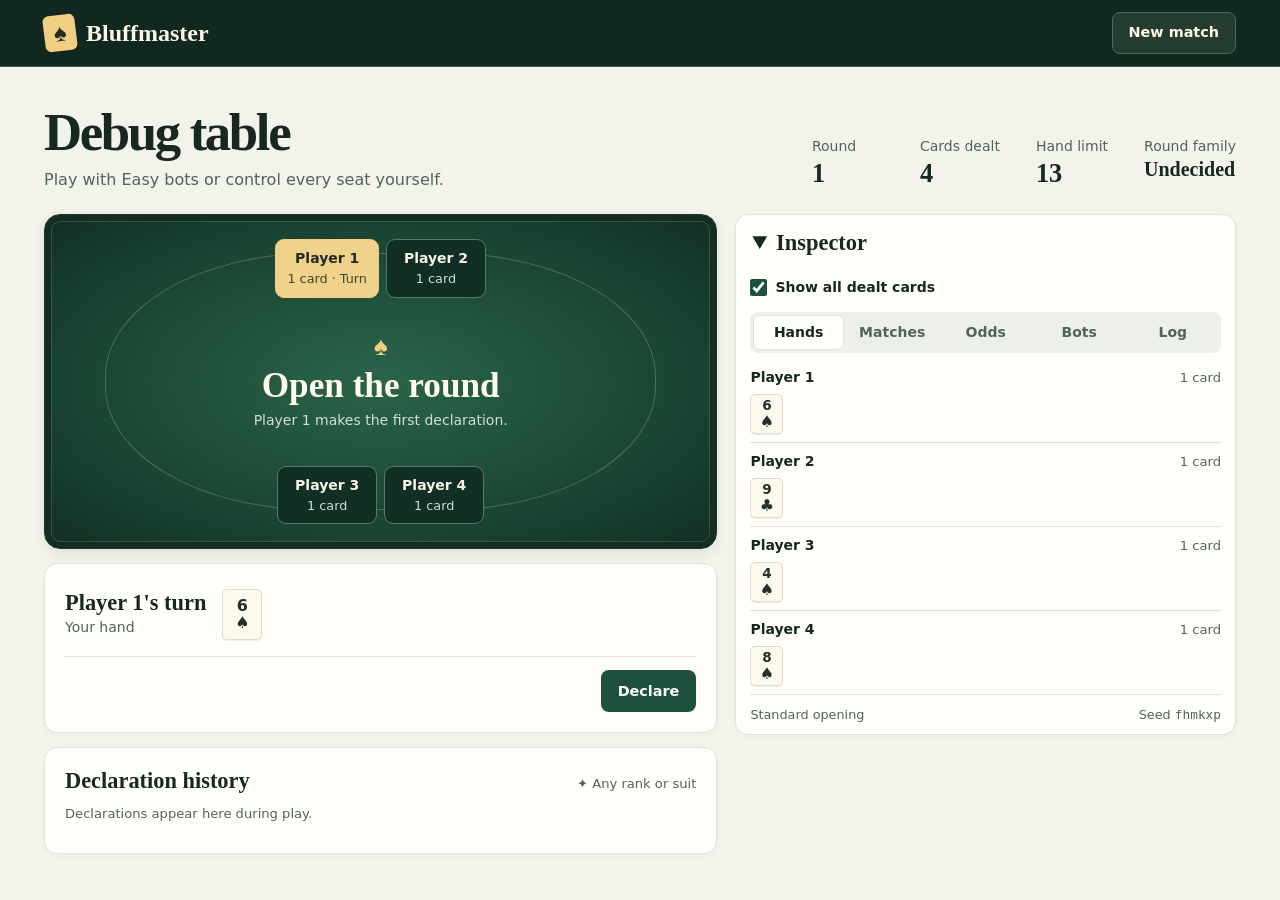
<file: prototype/index.html>
<!doctype html>
<html lang="en">
<head>
  <meta charset="utf-8">
  <meta name="viewport" content="width=device-width, initial-scale=1">
  <meta name="theme-color" content="#102820">
  <meta name="description" content="A playable debug table for Bluffmaster. Inspect dealt cards, declarations, and challenges.">
  <title>Bluffmaster · Debug Table</title>
  <link rel="stylesheet" href="style.css">
  <script defer src="engine/cards.js"></script>
  <script defer src="engine/combinations.js"></script>
  <script defer src="engine/match.js"></script>
  <script defer src="engine/odds.js"></script>
  <script defer src="engine/easy-bot.js"></script>
  <script defer src="presentation.js"></script>
  <script defer src="declaration.js"></script>
  <script defer src="app.js"></script>
</head>
<body>
  <header class="site-header">
    <div class="header-inner">
      <span class="wordmark"><span aria-hidden="true">♠</span> Bluffmaster</span>
      <button class="button header-button" id="open-setup" type="button">New match</button>
    </div>
  </header>
  <main class="workspace">
    <div class="page-heading">
      <div>
        <h1>Debug table</h1>
        <p>Play with Easy bots or control every seat yourself.</p>
      </div>
      <dl class="stats">
        <div><dt>Round</dt><dd id="round-number"></dd></div>
        <div><dt>Cards dealt</dt><dd id="pool-size"></dd></div>
        <div><dt>Hand limit</dt><dd id="hand-limit"></dd></div>
        <div><dt>Round family</dt><dd id="round-family"></dd></div>
      </dl>
    </div>

    <div class="layout">
      <div class="game-column">
        <section class="table" aria-label="Game table">
          <div class="seat-row" id="seats-top"></div>
          <div class="table-center" aria-live="polite" id="table-center"></div>
          <div class="seat-row" id="seats-bottom"></div>
        </section>

        <section id="action-panel" class="panel action-panel" aria-label="Turn controls">
          <div id="turn-controls">
            <div class="turn-header">
              <div>
                <h2 id="turn-title"></h2>
                <p id="active-hand-label">Your hand</p>
              </div>
              <div class="card-grid" id="active-hand" aria-label="Active player's cards"></div>
            </div>
            <div class="turn-actions" id="human-actions">
              <div id="declaration-picker">
                <div class="wheel-toolbar">
                  <button class="button primary" id="declare" type="button" aria-expanded="false" aria-controls="declaration-wheel">Declare</button>
                </div>
                <div class="declaration-wheel" id="declaration-wheel" role="region" aria-label="Declaration wheel" hidden>
                  <div class="wheel-heading">
                    <h3 id="wheel-step" aria-live="polite">Choose a family</h3>
                    <button class="close-button" id="close-wheel" type="button" aria-label="Close declaration wheel">×</button>
                  </div>
                  <div class="wheel-disc">
                    <svg class="wheel-face" viewBox="0 0 100 100" aria-hidden="true"></svg>
                    <div id="wheel-families" class="wheel-choices" role="group" aria-label="Combination families"></div>
                    <div id="wheel-options" class="wheel-choices" role="group" aria-labelledby="wheel-step"></div>
                    <button class="wheel-challenge" id="wheel-challenge" type="button">Call bluff</button>
                  </div>
                  <div class="wheel-trail" id="wheel-trail" role="group" aria-label="Selected parameters" hidden></div>
                  <p class="wheel-summary" id="wheel-summary" aria-live="polite" hidden></p>
                  <button class="button primary" id="confirm-bid" type="button" hidden>Confirm declaration</button>
                </div>
              </div>
            </div>
            <div class="turn-actions bot-actions" id="bot-actions" hidden>
              <label><input id="bot-autoplay" type="checkbox"> Autoplay bots</label>
              <button class="button primary" id="bot-step" type="button">Step bot</button>
            </div>
          </div>
          <div id="review-controls" hidden tabindex="-1"></div>
        </section>
        <section class="panel declaration-history" aria-labelledby="history-heading">
          <div class="history-heading">
            <h2 id="history-heading">Declaration history</h2>
            <span title="Any rank or suit">✦ Any rank or suit</span>
          </div>
          <div id="declaration-history"></div>
        </section>
      </div>

      <details class="panel inspector" id="inspector" open>
        <summary>Inspector</summary>
        <div class="inspector-body">
          <label class="reveal-switch"><input id="reveal" type="checkbox" checked> Show all dealt cards</label>
          <div class="view-buttons" role="group" aria-label="Inspector view">
            <button type="button" data-view="pool" aria-pressed="true">Hands</button>
            <button type="button" data-view="matches" aria-pressed="false">Matches</button>
            <button type="button" data-view="odds" aria-pressed="false">Odds</button>
            <button type="button" data-view="bots" aria-pressed="false">Bots</button>
            <button type="button" data-view="log" aria-pressed="false">Log</button>
          </div>
          <div id="match-search-wrap" hidden>
            <label for="match-search" class="sr-only">Filter combinations</label>
            <input type="search" id="match-search" placeholder="Search combinations">
          </div>
          <div id="odds-controls" hidden>
            <label>Player's hand
              <select id="odds-seat"></select>
            </label>
            <p id="odds-context" class="odds-note"></p>
            <p class="odds-note">Assumes the other dealt cards are random draws from the unseen deck.</p>
            <label for="odds-search" class="sr-only">Search combinations by name</label>
            <input type="search" id="odds-search" placeholder="Search, e.g. six hearts">
          </div>
          <div class="bot-inspector-controls" id="bot-inspector-controls" hidden>
            <label>Decision
              <select id="bot-decision"></select>
            </label>
          </div>
          <div id="inspector-content" class="inspector-content"></div>
          <div class="odds-pagination" id="odds-pagination" hidden>
            <button type="button" id="odds-prev">Previous</button>
            <span id="odds-page" aria-live="polite"></span>
            <button type="button" id="odds-next">Next</button>
          </div>
          <div class="deal-meta">
            <span id="scenario-label"></span>
            <span>Seed <code id="seed-label"></code></span>
          </div>
        </div>
      </details>
    </div>
  </main>

  <dialog id="setup">
    <form id="setup-form">
      <div class="dialog-heading">
        <h2>New match</h2>
        <button type="button" class="close-button" id="close-setup" aria-label="Close">×</button>
      </div>
      <label>Deal
        <select name="scenario">
          <option value="standard">Standard opening</option>
          <option value="flush">Six hearts · 40-card pool</option>
          <option value="elimination">Player 1 at the hand limit</option>
        </select>
      </label>
      <p class="scenario-hint" id="scenario-hint"></p>
      <div class="setup-fields">
        <label>Players
          <input type="number" name="players" min="2" max="10" required value="4">
        </label>
        <label>Easy bots
          <input type="number" name="bots" min="0" max="4" required value="0">
        </label>
        <label>Seed <span class="optional">(optional)</span>
          <input type="text" name="seed" maxlength="40" placeholder="Random">
        </label>
      </div>
      <p class="setup-cap" id="setup-cap" aria-live="polite"></p>
      <button class="button primary" type="submit">Start match</button>
    </form>
  </dialog>
</body>
</html>
</file>
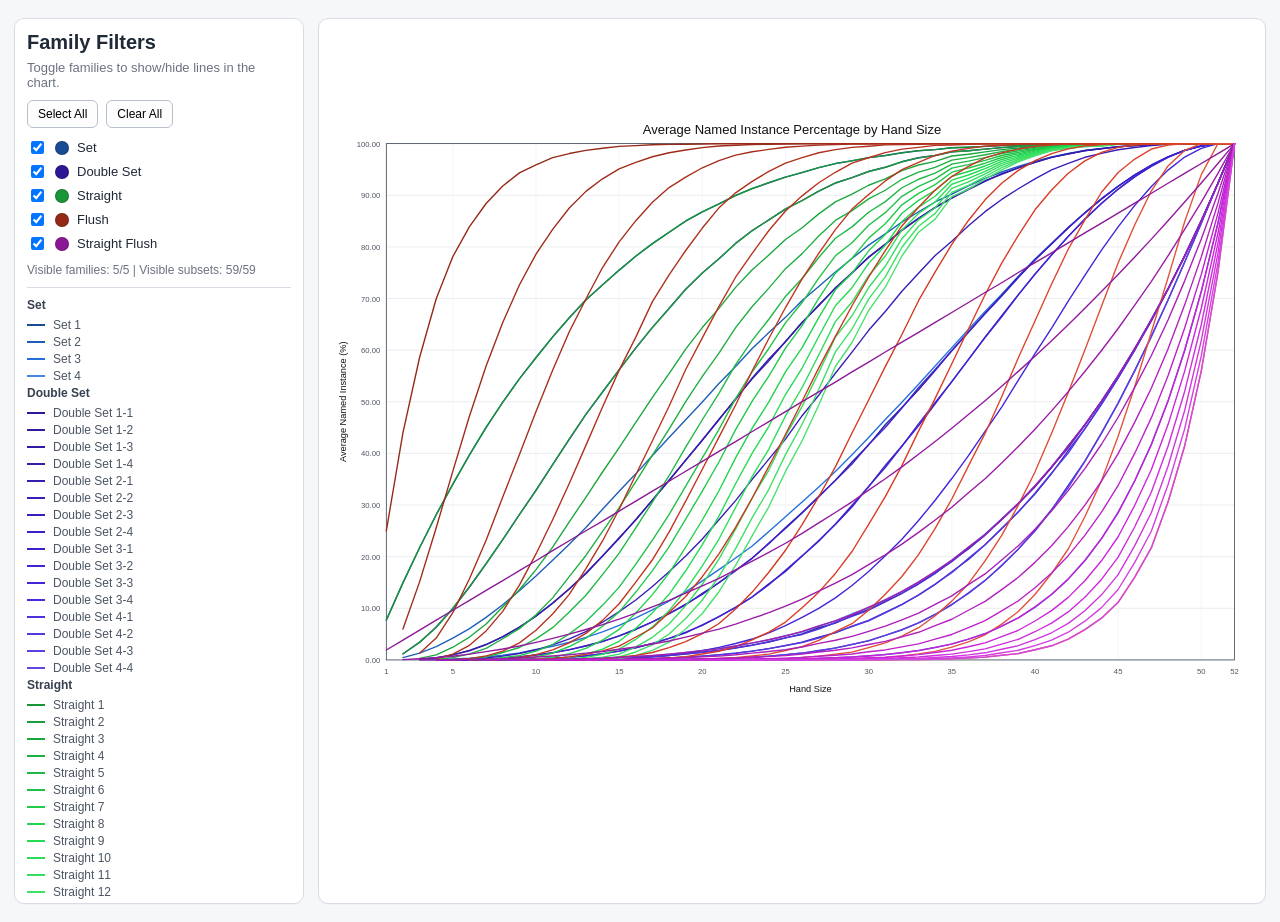
<file: named_instance_average_dashboard.html>
<!doctype html>
<html lang="en">
<head>
  <meta charset="utf-8" />
  <meta name="viewport" content="width=device-width, initial-scale=1" />
  <title>Named Instance Dashboard</title>
  <style>
    :root {
      --bg: #f6f7f9;
      --card: #ffffff;
      --line: #d8dbe3;
      --text: #1f2937;
      --subtle: #6b7280;
      --accent: #0f766e;
    }
    body {
      margin: 0;
      background: var(--bg);
      color: var(--text);
      font-family: "Segoe UI", Tahoma, Arial, sans-serif;
    }
    .page {
      max-width: 1500px;
      margin: 18px auto;
      padding: 0 14px;
    }
    .layout {
      display: grid;
      gap: 14px;
      grid-template-columns: 290px 1fr;
    }
    .panel, .chart-panel {
      background: var(--card);
      border: 1px solid var(--line);
      border-radius: 10px;
      box-shadow: 0 1px 1px rgba(0, 0, 0, 0.03);
    }
    .panel {
      padding: 12px;
      align-self: start;
      position: sticky;
      top: 10px;
      max-height: calc(100vh - 40px);
      overflow: auto;
    }
    .chart-panel {
      padding: 12px;
    }
    h1 {
      margin: 0 0 6px;
      font-size: 20px;
    }
    .hint {
      margin: 0 0 10px;
      color: var(--subtle);
      font-size: 13px;
    }
    .btn-row {
      display: flex;
      gap: 8px;
      margin-bottom: 10px;
    }
    button {
      border: 1px solid #b8bfcc;
      background: #fdfdfd;
      border-radius: 6px;
      padding: 6px 10px;
      cursor: pointer;
      font-size: 12px;
    }
    button:hover {
      background: #f4f7fb;
    }
    .family-list {
      display: grid;
      gap: 5px;
      margin-bottom: 10px;
    }
    .family-item {
      display: flex;
      align-items: center;
      gap: 8px;
      font-size: 13px;
    }
    .swatch {
      width: 12px;
      height: 12px;
      border-radius: 999px;
      border: 1px solid rgba(0, 0, 0, 0.2);
      flex: 0 0 12px;
    }
    #summary {
      font-size: 12px;
      color: var(--subtle);
      margin-bottom: 10px;
    }
    #legend {
      border-top: 1px solid var(--line);
      padding-top: 10px;
      font-size: 12px;
    }
    .legend-family {
      margin-bottom: 6px;
      font-weight: 600;
      color: #374151;
    }
    .legend-subset {
      display: flex;
      align-items: center;
      gap: 8px;
      margin: 3px 0;
      color: #4b5563;
    }
    .legend-line {
      width: 18px;
      height: 0;
      border-top: 2px solid;
      flex: 0 0 18px;
    }
    #chart {
      width: 100%;
      height: 760px;
      display: block;
      background: #fff;
    }
    @media (max-width: 1080px) {
      .layout { grid-template-columns: 1fr; }
      .panel {
        position: static;
        max-height: none;
      }
      #chart { height: 560px; }
    }
  </style>
</head>
<body>
  <div class="page">
    <div class="layout">
      <aside class="panel">
        <h1>Family Filters</h1>
        <p class="hint">Toggle families to show/hide lines in the chart.</p>
        <div class="btn-row">
          <button id="selectAllBtn" type="button">Select All</button>
          <button id="clearAllBtn" type="button">Clear All</button>
        </div>
        <div id="familyList" class="family-list"></div>
        <div id="summary"></div>
        <div id="legend"></div>
      </aside>
      <main class="chart-panel">
        <svg id="chart" viewBox="0 0 1200 760" preserveAspectRatio="xMidYMid meet"></svg>
      </main>
    </div>
  </div>
  <script>
    const DATA = {"series":[{"subset":"Set 1","family":"Set","color":"hsl(215,72%,34.0%)","points":[[1,7.6923076923076925],[2,14.930769230769231],[3,21.72692307692308],[4,28.12],[5,34.03923076923077],[6,39.729230769230774],[7,44.99692307692308],[8,49.92076923076923],[9,54.44923076923077],[10,58.57538461538462],[11,62.55615384615385],[12,66.26384615384615],[13,69.72461538461539],[14,72.68538461538462],[15,75.50384615384615],[16,78.19307692307692],[17,80.63923076923078],[18,82.82461538461538],[19,84.99153846153847],[20,86.76923076923076],[21,88.31],[22,89.9546153846154],[23,91.30153846153846],[24,92.41615384615385],[25,93.51307692307691],[26,94.38461538461539],[27,95.34076923076924],[28,96.13923076923076],[29,96.66846153846154],[30,97.2823076923077],[31,97.69307692307692],[32,98.2323076923077],[33,98.62307692307691],[34,98.84384615384614],[35,99.19461538461539],[36,99.31],[37,99.4646153846154],[38,99.60615384615384],[39,99.72769230769231],[40,99.81923076923076],[41,99.89307692307692],[42,99.92923076923076],[43,99.95538461538462],[44,99.96538461538461],[45,99.99153846153845],[46,99.99307692307691],[47,100.0],[48,100.0],[49,100.0],[50,100.0],[51,100.0],[52,100.0]]},{"subset":"Set 2","family":"Set","color":"hsl(215,72%,42.0%)","points":[[2,0.4538461538461539],[3,1.3269230769230766],[4,2.5776923076923075],[5,4.233846153846153],[6,6.063846153846153],[7,8.243076923076922],[8,10.676923076923076],[9,13.387692307692307],[10,16.24846153846154],[11,19.288461538461537],[12,22.42923076923077],[13,25.64461538461539],[14,29.193076923076923],[15,32.65384615384615],[16,36.041538461538465],[17,39.59153846153846],[18,43.09615384615385],[19,46.5076923076923],[20,49.950769230769225],[21,53.52846153846155],[22,56.829230769230776],[23,60.30538461538462],[24,63.408461538461545],[25,66.35],[26,69.60538461538461],[27,72.3223076923077],[28,75.13538461538461],[29,77.73615384615384],[30,80.34692307692308],[31,82.52923076923076],[32,84.80923076923077],[33,86.79846153846155],[34,88.69846153846154],[35,90.21307692307691],[36,91.82230769230769],[37,93.2676923076923],[38,94.50538461538461],[39,95.57846153846154],[40,96.55846153846154],[41,97.43461538461538],[42,98.07846153846155],[43,98.6723076923077],[44,99.05230769230769],[45,99.40692307692308],[46,99.62615384615384],[47,99.8153846153846],[48,99.9246153846154],[49,99.98384615384616],[50,100.0],[51,100.0],[52,100.0]]},{"subset":"Set 3","family":"Set","color":"hsl(215,72%,50.0%)","points":[[3,0.023076923076923075],[4,0.07153846153846155],[5,0.1876923076923077],[6,0.3523076923076923],[7,0.5923076923076923],[8,0.9092307692307691],[9,1.346153846153846],[10,2.019230769230769],[11,2.6346153846153846],[12,3.4223076923076925],[13,4.386923076923076],[14,5.45],[15,6.713076923076923],[16,8.16],[17,9.71],[18,11.405384615384614],[19,13.187692307692306],[20,15.308461538461538],[21,17.49076923076923],[22,19.75],[23,22.06230769230769],[24,24.874615384615385],[25,27.744615384615383],[26,30.603076923076923],[27,33.50076923076923],[28,36.49846153846154],[29,39.73],[30,43.08384615384615],[31,46.566153846153846],[32,49.89153846153846],[33,53.39076923076923],[34,56.92538461538462],[35,60.481538461538456],[36,64.00615384615385],[37,67.51153846153845],[38,70.85000000000001],[39,74.33461538461538],[40,77.64153846153846],[41,80.68153846153847],[42,83.76153846153845],[43,86.6123076923077],[44,89.33],[45,91.74615384615385],[46,93.93307692307692],[47,95.82153846153845],[48,97.43],[49,98.70153846153846],[50,99.54153846153847],[51,100.0],[52,100.0]]},{"subset":"Set 4","family":"Set","color":"hsl(215,72%,58.0%)","points":[[5,0.0007692307692307692],[6,0.008461538461538461],[7,0.013846153846153845],[8,0.031538461538461536],[9,0.047692307692307694],[10,0.08],[11,0.13615384615384615],[12,0.1923076923076923],[13,0.24384615384615382],[14,0.3638461538461539],[15,0.5138461538461538],[16,0.6823076923076923],[17,0.8284615384615384],[18,1.1353846153846154],[19,1.4669230769230768],[20,1.8176923076923077],[21,2.209230769230769],[22,2.6969230769230768],[23,3.253846153846154],[24,3.916153846153846],[25,4.7],[26,5.406923076923078],[27,6.5284615384615385],[28,7.611538461538461],[29,8.942307692307692],[30,10.056153846153846],[31,11.673076923076923],[32,13.22076923076923],[33,15.033846153846156],[34,17.07076923076923],[35,19.341538461538462],[36,21.784615384615385],[37,24.37153846153846],[38,27.346153846153847],[39,30.35923076923077],[40,33.67307692307692],[41,37.37538461538462],[42,41.30769230769231],[43,45.52923076923077],[44,50.113846153846154],[45,55.00923076923077],[46,60.293846153846154],[47,65.90153846153845],[48,71.87615384615384],[49,78.23769230769231],[50,85.07384615384616],[51,92.3076923076923],[52,100.0]]},{"subset":"Double Set 1-1","family":"Double Set","color":"hsl(250,72%,34.0%)","points":[[2,1.2064102564102563],[3,3.4000000000000004],[4,6.390128205128205],[5,9.968461538461538],[6,14.126923076923076],[7,18.594615384615384],[8,23.31871794871795],[9,28.134871794871795],[10,32.90679487179487],[11,37.83576923076923],[12,42.730000000000004],[13,47.567564102564106],[14,51.88641025641025],[15,56.18782051282052],[16,60.436410256410255],[17,64.41717948717948],[18,68.0802564102564],[19,71.79717948717949],[20,74.92602564102565],[21,77.69320512820512],[22,80.67397435897435],[23,83.16358974358975],[24,85.24000000000001],[25,87.32564102564103],[26,88.9829487179487],[27,90.81692307692309],[28,92.3726923076923],[29,93.40051282051282],[30,94.60397435897436],[31,95.41448717948718],[32,96.48076923076924],[33,97.25551282051282],[34,97.69294871794871],[35,98.39192307692308],[36,98.6221794871795],[37,98.93051282051282],[38,99.21282051282051],[39,99.45538461538462],[40,99.63846153846154],[41,99.78615384615385],[42,99.85846153846154],[43,99.91076923076923],[44,99.93076923076923],[45,99.98307692307692],[46,99.98615384615384],[47,100.0],[48,100.0],[49,100.0],[50,100.0],[51,100.0],[52,100.0]]},{"subset":"Double Set 1-2","family":"Double Set","color":"hsl(250,72%,35.6%)","points":[[3,0.11282051282051284],[4,0.42166666666666663],[5,0.9758974358974359],[6,1.842051282051282],[7,2.988461538461539],[8,4.526025641025641],[9,6.319358974358974],[10,8.511410256410256],[11,11.007692307692308],[12,13.79397435897436],[13,16.69679487179487],[14,20.143846153846155],[15,23.66128205128205],[16,27.1024358974359],[17,30.94230769230769],[18,34.76512820512821],[19,38.67051282051282],[20,42.56166666666667],[21,46.53102564102564],[22,50.60987179487179],[23,54.43179487179487],[24,57.95371794871795],[25,61.672820512820515],[26,65.30820512820513],[27,68.73102564102564],[28,71.93692307692308],[29,74.93679487179487],[30,78.04782051282052],[31,80.54064102564102],[32,83.255],[33,85.5497435897436],[34,87.65064102564104],[35,89.43141025641025],[36,91.23051282051281],[37,92.80692307692308],[38,94.05282051282052],[39,95.32512820512821],[40,96.3648717948718],[41,97.32628205128205],[42,97.97794871794872],[43,98.67025641025641],[44,98.99794871794872],[45,99.37307692307692],[46,99.6225641025641],[47,99.80448717948718],[48,99.9298717948718],[49,99.9851282051282],[50,100.0],[51,100.0],[52,100.0]]},{"subset":"Double Set 1-3","family":"Double Set","color":"hsl(250,72%,37.2%)","points":[[4,0.005],[5,0.03307692307692307],[6,0.08807692307692308],[7,0.17358974358974358],[8,0.34179487179487184],[9,0.5771794871794872],[10,0.9594871794871794],[11,1.4176923076923076],[12,1.9474358974358976],[13,2.745128205128205],[14,3.598589743589744],[15,4.64551282051282],[16,5.897051282051282],[17,7.356282051282051],[18,8.967435897435898],[19,10.68371794871795],[20,12.894871794871795],[21,14.957564102564103],[22,17.339615384615385],[23,19.68653846153846],[24,22.640128205128203],[25,25.456923076923076],[26,28.483589743589743],[27,31.543589743589738],[28,34.825],[29,38.33397435897436],[30,41.64666666666667],[31,45.560769230769225],[32,48.880769230769225],[33,52.3302564102564],[34,56.04153846153845],[35,59.930512820512824],[36,63.52858974358975],[37,67.1648717948718],[38,70.58615384615385],[39,74.15166666666667],[40,77.48910256410257],[41,80.54461538461538],[42,83.6521794871795],[43,86.5896153846154],[44,89.25487179487179],[45,91.73346153846154],[46,93.96333333333334],[47,95.78089743589744],[48,97.41961538461538],[49,98.69346153846155],[50,99.55076923076925],[51,100.0],[52,100.0]]},{"subset":"Double Set 1-4","family":"Double Set","color":"hsl(250,72%,38.8%)","points":[[5,0.0001282051282051282],[6,0.0015384615384615385],[7,0.003974358974358974],[8,0.011153846153846155],[9,0.019230769230769232],[10,0.03653846153846154],[11,0.06641025641025641],[12,0.1091025641025641],[13,0.12102564102564103],[14,0.22102564102564104],[15,0.33730769230769236],[16,0.46628205128205136],[17,0.6073076923076923],[18,0.8721794871794872],[19,1.151923076923077],[20,1.482948717948718],[21,1.8311538461538461],[22,2.313846153846154],[23,2.8591025641025642],[24,3.480128205128205],[25,4.267564102564102],[26,5.034743589743589],[27,6.235512820512821],[28,7.136538461538462],[29,8.60423076923077],[30,9.729615384615386],[31,11.35525641025641],[32,12.915897435897437],[33,14.701025641025641],[34,16.759358974358975],[35,19.210897435897436],[36,21.49230769230769],[37,24.19397435897436],[38,27.137435897435896],[39,30.28974358974359],[40,33.51076923076923],[41,37.264487179487176],[42,41.50038461538462],[43,45.5073076923077],[44,50.10461538461538],[45,55.00410256410257],[46,60.362307692307695],[47,65.79628205128205],[48,71.88089743589742],[49,78.22128205128205],[50,85.02333333333334],[51,92.33807692307691],[52,100.0]]},{"subset":"Double Set 2-1","family":"Double Set","color":"hsl(250,72%,40.4%)","points":[[3,0.10448717948717949],[4,0.4046153846153846],[5,0.9823076923076922],[6,1.7741025641025638],[7,2.981410256410256],[8,4.454102564102564],[9,6.37025641025641],[10,8.482179487179488],[11,10.992692307692307],[12,13.74],[13,16.853589743589744],[14,20.128974358974357],[15,23.508205128205127],[16,27.224102564102566],[17,30.96282051282051],[18,34.797820512820515],[19,38.70525641025641],[20,42.60666666666667],[21,46.625512820512824],[22,50.40974358974359],[23,54.62141025641025],[24,58.30564102564103],[25,61.614999999999995],[26,65.40089743589743],[27,68.60346153846154],[28,72.09307692307692],[29,74.97538461538463],[30,77.96948717948717],[31,80.44897435897435],[32,83.18692307692308],[33,85.52192307692309],[34,87.59423076923076],[35,89.4726923076923],[36,91.09346153846154],[37,92.6952564102564],[38,94.19166666666666],[39,95.29615384615386],[40,96.39435897435897],[41,97.33102564102565],[42,98.03846153846155],[43,98.5855128205128],[44,99.0374358974359],[45,99.42384615384616],[46,99.61589743589744],[47,99.82628205128205],[48,99.91935897435896],[49,99.9825641025641],[50,100.0],[51,100.0],[52,100.0]]},{"subset":"Double Set 2-2","family":"Double Set","color":"hsl(250,72%,42.0%)","points":[[4,0.010512820512820513],[5,0.06269230769230769],[6,0.17794871794871797],[7,0.38128205128205134],[8,0.7285897435897437],[9,1.2528205128205128],[10,1.965],[11,2.8985897435897434],[12,4.077692307692308],[13,5.499615384615384],[14,7.305641025641026],[15,9.359743589743589],[16,11.601282051282052],[17,14.229358974358973],[18,17.088846153846156],[19,20.12833333333333],[20,23.426794871794872],[21,27.15961538461539],[22,30.8651282051282],[23,34.983974358974365],[24,38.88602564102564],[25,42.78179487179487],[26,47.30217948717949],[27,51.275897435897434],[28,55.53205128205128],[29,59.610256410256405],[30,63.83769230769231],[31,67.47551282051282],[32,71.4073076923077],[33,74.9026923076923],[34,78.32846153846155],[35,81.0874358974359],[36,84.08641025641025],[37,86.82076923076923],[38,89.18910256410257],[39,91.26346153846154],[40,93.17794871794871],[41,94.89871794871794],[42,96.1703846153846],[43,97.35064102564104],[44,98.10705128205129],[45,98.81435897435897],[46,99.2523076923077],[47,99.63076923076923],[48,99.84923076923076],[49,99.9676923076923],[50,100.0],[51,100.0],[52,100.0]]},{"subset":"Double Set 2-3","family":"Double Set","color":"hsl(250,72%,43.6%)","points":[[5,0.001282051282051282],[6,0.006025641025641025],[7,0.017564102564102565],[8,0.038974358974358976],[9,0.095],[10,0.18987179487179484],[11,0.3267948717948718],[12,0.5201282051282051],[13,0.8205128205128205],[14,1.196025641025641],[15,1.7112820512820512],[16,2.367692307692308],[17,3.176282051282051],[18,4.170128205128205],[19,5.256410256410256],[20,6.7993589743589755],[21,8.391153846153847],[22,10.169487179487179],[23,12.229615384615386],[24,14.725],[25,17.153333333333332],[26,20.126410256410256],[27,22.98269230769231],[28,26.335897435897436],[29,29.944743589743588],[30,33.541666666666664],[31,37.662179487179486],[32,41.44525641025641],[33,45.32282051282051],[34,49.62230769230769],[35,53.94435897435898],[36,58.17294871794873],[37,62.51589743589743],[38,66.67],[39,70.75820512820513],[40,74.72833333333332],[41,78.39602564102564],[42,82.00692307692309],[43,85.3546153846154],[44,88.40166666666666],[45,91.1923076923077],[46,93.59935897435896],[47,95.60794871794872],[48,97.33897435897435],[49,98.67602564102565],[50,99.55076923076925],[51,100.0],[52,100.0]]},{"subset":"Double Set 2-4","family":"Double Set","color":"hsl(250,72%,45.2%)","points":[[7,0.0001282051282051282],[8,0.001282051282051282],[9,0.002948717948717949],[10,0.006025641025641025],[11,0.013846153846153845],[12,0.02641025641025641],[13,0.032435897435897434],[14,0.06935897435897435],[15,0.11423076923076922],[16,0.17589743589743592],[17,0.2466666666666667],[18,0.3778205128205129],[19,0.5282051282051282],[20,0.7419230769230769],[21,0.9748717948717949],[22,1.2928205128205128],[23,1.7066666666666663],[24,2.183333333333333],[25,2.7703846153846157],[26,3.443717948717949],[27,4.41551282051282],[28,5.247948717948718],[29,6.547948717948718],[30,7.6596153846153845],[31,9.200384615384616],[32,10.746025641025641],[33,12.529358974358976],[34,14.62628205128205],[35,17.085641025641024],[36,19.476025641025643],[37,22.306666666666665],[38,25.419102564102563],[39,28.711410256410257],[40,32.14141025641026],[41,36.10230769230769],[42,40.55153846153846],[43,44.747948717948724],[44,49.5374358974359],[45,54.616538461538454],[46,60.078205128205134],[47,65.65141025641026],[48,71.80692307692308],[49,78.20384615384616],[50,85.02333333333334],[51,92.33807692307691],[52,100.0]]},{"subset":"Double Set 3-1","family":"Double Set","color":"hsl(250,72%,46.8%)","points":[[4,0.006923076923076922],[5,0.027435897435897437],[6,0.07615384615384616],[7,0.1828205128205128],[8,0.3264102564102564],[9,0.5638461538461539],[10,0.9698717948717949],[11,1.3653846153846154],[12,1.9976923076923077],[13,2.690769230769231],[14,3.5585897435897436],[15,4.662179487179487],[16,5.958461538461538],[17,7.381538461538462],[18,8.97],[19,10.795897435897436],[20,12.709999999999999],[21,14.969358974358974],[22,17.28179487179487],[23,19.726923076923075],[24,22.51025641025641],[25,25.641666666666662],[26,28.5375641025641],[27,31.69153846153846],[28,34.76269230769231],[29,37.93923076923077],[30,41.72217948717948],[31,45.02320512820513],[32,48.803333333333335],[33,52.71679487179487],[34,56.263333333333335],[35,59.894999999999996],[36,63.464871794871804],[37,67.0252564102564],[38,70.47602564102564],[39,74.0552564102564],[40,77.47487179487179],[41,80.62589743589743],[42,83.73910256410257],[43,86.55038461538462],[44,89.33782051282051],[45,91.74205128205128],[46,93.88910256410256],[47,95.86217948717949],[48,97.44038461538462],[49,98.70961538461539],[50,99.5323076923077],[51,100.0],[52,100.0]]},{"subset":"Double Set 3-2","family":"Double Set","color":"hsl(250,72%,48.4%)","points":[[5,0.000641025641025641],[6,0.004230769230769231],[7,0.01782051282051282],[8,0.0417948717948718],[9,0.09205128205128205],[10,0.19064102564102567],[11,0.3183333333333333],[12,0.5216666666666666],[13,0.7997435897435897],[14,1.1993589743589743],[15,1.7184615384615385],[16,2.376410256410256],[17,3.1929487179487173],[18,4.173589743589743],[19,5.366153846153846],[20,6.692435897435897],[21,8.381666666666666],[22,10.168076923076923],[23,12.192307692307693],[24,14.562307692307694],[25,17.351923076923075],[26,20.152564102564103],[27,23.14320512820513],[28,26.21897435897436],[29,29.62371794871795],[30,33.6151282051282],[31,37.25282051282051],[32,41.38115384615384],[33,45.703333333333326],[34,49.86666666666667],[35,53.85871794871795],[36,58.21564102564103],[37,62.45666666666667],[38,66.45948717948717],[39,70.69282051282052],[40,74.71],[41,78.46615384615386],[42,82.03730769230769],[43,85.39807692307691],[44,88.44807692307691],[45,91.15076923076924],[46,93.5303846153846],[47,95.66782051282051],[48,97.3702564102564],[49,98.6947435897436],[50,99.5323076923077],[51,100.0],[52,100.0]]},{"subset":"Double Set 3-3","family":"Double Set","color":"hsl(250,72%,50.0%)","points":[[6,0.0001282051282051282],[7,0.0003846153846153846],[8,0.0016666666666666663],[9,0.004871794871794872],[10,0.015897435897435894],[11,0.03],[12,0.05525641025641026],[13,0.10256410256410256],[14,0.17923076923076925],[15,0.2833333333333333],[16,0.4525641025641025],[17,0.6593589743589743],[18,0.9447435897435897],[19,1.2885897435897435],[20,1.8051282051282054],[21,2.434102564102564],[22,3.1856410256410257],[23,4.050512820512821],[24,5.248333333333334],[25,6.654743589743591],[26,8.238846153846154],[27,9.994102564102565],[28,12.02448717948718],[29,14.412948717948717],[30,17.114102564102563],[31,20.190128205128204],[32,23.370897435897437],[33,27.000641025641027],[34,30.925000000000004],[35,35.13192307692308],[36,39.58179487179487],[37,44.269230769230774],[38,48.978205128205126],[39,54.176923076923075],[40,59.33910256410256],[41,64.2701282051282],[42,69.4823076923077],[43,74.47064102564103],[44,79.3847435897436],[45,83.88192307692309],[46,88.04602564102565],[47,91.70705128205128],[48,94.875],[49,97.40307692307691],[50,99.08307692307692],[51,100.0],[52,100.0]]},{"subset":"Double Set 3-4","family":"Double Set","color":"hsl(250,72%,51.6%)","points":[[9,0.0003846153846153846],[10,0.000641025641025641],[11,0.000641025641025641],[12,0.0017948717948717949],[13,0.003717948717948718],[14,0.008717948717948718],[15,0.01858974358974359],[16,0.03076923076923077],[17,0.04730769230769231],[18,0.07846153846153846],[19,0.11974358974358974],[20,0.18076923076923077],[21,0.2616666666666667],[22,0.3788461538461539],[23,0.5297435897435897],[24,0.7314102564102564],[25,1.0293589743589742],[26,1.3323076923076922],[27,1.8301282051282053],[28,2.2771794871794873],[29,3.006923076923077],[30,3.74],[31,4.741025641025641],[32,5.849615384615384],[33,7.183333333333334],[34,8.803205128205128],[35,10.772051282051281],[36,12.873076923076923],[37,15.394358974358974],[38,18.2475641025641],[39,21.460256410256413],[40,24.959999999999997],[41,29.04974358974359],[42,33.81474358974359],[43,38.519230769230774],[44,43.96166666666667],[45,49.731025641025646],[46,56.07807692307693],[47,62.62346153846154],[48,69.72666666666667],[49,77.03820512820513],[50,84.55564102564104],[51,92.33807692307691],[52,100.0]]},{"subset":"Double Set 4-1","family":"Double Set","color":"hsl(250,72%,53.2%)","points":[[6,0.001153846153846154],[7,0.002564102564102564],[8,0.007692307692307693],[9,0.015769230769230768],[10,0.03205128205128205],[11,0.062307692307692314],[12,0.09487179487179487],[13,0.1608974358974359],[14,0.22666666666666668],[15,0.3387179487179487],[16,0.48089743589743594],[17,0.5983333333333334],[18,0.8638461538461539],[19,1.1792307692307693],[20,1.4815384615384615],[21,1.8608974358974357],[22,2.3256410256410254],[23,2.849102564102564],[24,3.5255128205128203],[25,4.2812820512820515],[26,4.935769230769231],[27,5.979102564102565],[28,7.252692307692307],[29,8.460769230769232],[30,9.62628205128205],[31,11.246153846153845],[32,12.87653846153846],[33,14.78846153846154],[34,16.830384615384613],[35,19.039102564102564],[36,21.652051282051286],[37,24.181923076923077],[38,27.25128205128205],[39,30.201282051282053],[40,33.66858974358974],[41,37.37397435897436],[42,41.03346153846154],[43,45.49410256410257],[44,50.075],[45,55.00153846153846],[46,60.21371794871795],[47,66.00679487179487],[48,71.87141025641026],[49,78.25410256410257],[50,85.12435897435896],[51,92.2773076923077],[52,100.0]]},{"subset":"Double Set 4-2","family":"Double Set","color":"hsl(250,72%,54.8%)","points":[[6,0.0001282051282051282],[7,0.0002564102564102564],[8,0.0007692307692307692],[9,0.0014102564102564101],[10,0.004615384615384616],[11,0.014358974358974359],[12,0.022051282051282053],[13,0.041025641025641026],[14,0.06833333333333333],[15,0.11256410256410257],[16,0.1741025641025641],[17,0.2426923076923077],[18,0.3707692307692308],[19,0.5461538461538461],[20,0.7423076923076923],[21,1.0],[22,1.3093589743589742],[23,1.6997435897435897],[24,2.197179487179487],[25,2.8071794871794875],[26,3.3837179487179485],[27,4.243717948717948],[28,5.3380769230769225],[29,6.451538461538461],[30,7.586538461538462],[31,9.128717948717949],[32,10.698461538461538],[33,12.622051282051283],[34,14.70871794871795],[35,16.900384615384613],[36,19.66653846153846],[37,22.32474358974359],[38,25.495],[39,28.64089743589744],[40,32.28961538461538],[41,36.229615384615386],[42,40.05858974358974],[43,44.77948717948718],[44,49.48884615384615],[45,54.57179487179488],[46,59.93628205128205],[47,65.84205128205129],[48,71.80717948717948],[49,78.23923076923077],[50,85.12435897435896],[51,92.2773076923077],[52,100.0]]},{"subset":"Double Set 4-3","family":"Double Set","color":"hsl(250,72%,56.4%)","points":[[8,0.0001282051282051282],[10,0.0001282051282051282],[11,0.001282051282051282],[12,0.0021794871794871794],[13,0.005897435897435898],[14,0.011282051282051281],[15,0.01782051282051282],[16,0.03076923076923077],[17,0.04551282051282051],[18,0.07512820512820512],[19,0.12358974358974359],[20,0.18333333333333332],[21,0.2744871794871795],[22,0.38307692307692304],[23,0.5325641025641026],[24,0.7426923076923078],[25,1.0042307692307693],[26,1.3005128205128205],[27,1.7356410256410257],[28,2.339615384615384],[29,2.9984615384615387],[30,3.707435897435897],[31,4.7429487179487175],[32,5.837051282051282],[33,7.190384615384615],[34,8.822307692307692],[35,10.680128205128206],[36,12.984358974358976],[37,15.407948717948718],[38,18.33833333333333],[39,21.475769230769227],[40,25.13679487179487],[41,29.131153846153847],[42,33.350512820512826],[43,38.47397435897436],[44,43.895769230769226],[45,49.741410256410255],[46,55.985769230769236],[47,62.751282051282054],[48,69.69974358974359],[49,77.05397435897436],[50,84.6751282051282],[51,92.2773076923077],[52,100.0]]},{"subset":"Double Set 4-4","family":"Double Set","color":"hsl(250,72%,58.0%)","points":[[13,0.0003846153846153846],[14,0.0005128205128205128],[15,0.0014102564102564101],[16,0.002948717948717949],[17,0.0035897435897435897],[18,0.005512820512820513],[19,0.009230769230769232],[20,0.01717948717948718],[21,0.02820512820512821],[22,0.04358974358974359],[23,0.06346153846153846],[24,0.09679487179487178],[25,0.145],[26,0.1973076923076923],[27,0.29307692307692307],[28,0.42705128205128207],[29,0.5948717948717949],[30,0.7635897435897436],[31,1.057179487179487],[32,1.3866666666666667],[33,1.8244871794871795],[34,2.401794871794872],[35,3.1215384615384614],[36,4.020128205128206],[37,5.116923076923077],[38,6.536410256410257],[39,8.158076923076923],[40,10.165641025641026],[41,12.665128205128207],[42,15.653076923076926],[43,19.208974358974356],[44,23.51448717948718],[45,28.615000000000002],[46,34.70128205128205],[47,41.811538461538454],[48,50.149487179487174],[49,59.88602564102564],[50,71.35333333333334],[51,84.61538461538461],[52,100.0]]},{"subset":"Straight 1","family":"Straight","color":"hsl(135,72%,34.0%)","points":[[1,7.715],[2,14.973571428571427],[3,21.725714285714286],[4,28.132857142857144],[5,34.06428571428572],[6,39.707142857142856],[7,45.075714285714284],[8,49.86571428571428],[9,54.42214285714285],[10,58.53571428571428],[11,62.576428571428565],[12,66.26214285714286],[13,69.77428571428571],[14,72.62571428571428],[15,75.48928571428571],[16,78.23357142857144],[17,80.62928571428571],[18,82.82285714285715],[19,85.01857142857143],[20,86.79714285714286],[21,88.32714285714286],[22,89.94785714285713],[23,91.3092857142857],[24,92.43071428571429],[25,93.52428571428571],[26,94.43214285714286],[27,95.33857142857143],[28,96.12],[29,96.69714285714286],[30,97.28714285714287],[31,97.68357142857144],[32,98.21857142857144],[33,98.64214285714287],[34,98.84285714285713],[35,99.1892857142857],[36,99.30642857142857],[37,99.47142857142856],[38,99.60285714285713],[39,99.73357142857144],[40,99.81714285714285],[41,99.89642857142856],[42,99.93142857142857],[43,99.95785714285714],[44,99.96428571428571],[45,99.99214285714287],[46,99.99357142857143],[47,100.0],[48,100.0],[49,100.0],[50,100.0],[51,100.0],[52,100.0]]},{"subset":"Straight 2","family":"Straight","color":"hsl(135,72%,36.0%)","points":[[2,1.1546153846153846],[3,3.4515384615384614],[4,6.28923076923077],[5,10.017692307692307],[6,14.192307692307693],[7,18.677692307692308],[8,23.34230769230769],[9,28.123846153846156],[10,32.78846153846154],[11,37.823846153846155],[12,42.8076923076923],[13,47.56076923076923],[14,51.89692307692307],[15,56.220000000000006],[16,60.4023076923077],[17,64.38692307692307],[18,68.07153846153847],[19,71.78538461538461],[20,74.94307692307693],[21,77.69461538461539],[22,80.66923076923077],[23,83.15384615384616],[24,85.2376923076923],[25,87.35000000000001],[26,88.95846153846153],[27,90.81153846153846],[28,92.37692307692309],[29,93.40461538461538],[30,94.59923076923076],[31,95.41846153846154],[32,96.48307692307692],[33,97.25076923076924],[34,97.69153846153846],[35,98.3923076923077],[36,98.62153846153846],[37,98.92999999999999],[38,99.21307692307691],[39,99.45538461538462],[40,99.63846153846154],[41,99.78615384615385],[42,99.85846153846154],[43,99.91076923076923],[44,99.93076923076923],[45,99.98307692307692],[46,99.98615384615384],[47,100.0],[48,100.0],[49,100.0],[50,100.0],[51,100.0],[52,100.0]]},{"subset":"Straight 3","family":"Straight","color":"hsl(135,72%,38.0%)","points":[[3,0.31583333333333335],[4,0.9791666666666667],[5,2.4591666666666665],[6,4.434166666666667],[7,6.965000000000001],[8,10.259166666666667],[9,13.605],[10,17.495833333333334],[11,21.841666666666665],[12,26.759166666666665],[13,31.506666666666668],[14,36.40083333333333],[15,41.13083333333333],[16,46.00333333333333],[17,50.85916666666667],[18,55.445],[19,60.19083333333333],[20,64.375],[21,68.09333333333333],[22,72.1575],[23,75.56333333333333],[24,78.42750000000001],[25,81.4275],[26,83.71666666666667],[27,86.39416666666666],[28,88.71166666666666],[29,90.20166666666665],[30,91.93916666666667],[31,93.17583333333333],[32,94.77166666666666],[33,95.8625],[34,96.55083333333334],[35,97.60333333333334],[36,97.95],[37,98.38916666666665],[38,98.83583333333334],[39,99.16833333333334],[40,99.45583333333335],[41,99.67833333333334],[42,99.785],[43,99.8625],[44,99.89916666666666],[45,99.97416666666666],[46,99.97916666666666],[47,100.0],[48,100.0],[49,100.0],[50,100.0],[51,100.0],[52,100.0]]},{"subset":"Straight 4","family":"Straight","color":"hsl(135,72%,40.0%)","points":[[4,0.07727272727272728],[5,0.4445454545454545],[6,1.1618181818181819],[7,2.251818181818182],[8,4.108181818181818],[9,6.0609090909090915],[10,8.733636363636364],[11,12.022727272727272],[12,16.14272727272727],[13,20.235454545454544],[14,24.912727272727274],[15,29.482727272727278],[16,34.553636363636365],[17,39.650909090909096],[18,44.72454545454545],[19,50.04454545454545],[20,54.911818181818184],[21,59.418181818181814],[22,64.36],[23,68.46181818181817],[24,72.01454545454546],[25,75.77909090909091],[26,78.69454545454545],[27,82.12],[28,85.1309090909091],[29,87.01454545454546],[30,89.30636363636364],[31,90.97],[32,93.09181818181817],[33,94.48818181818181],[34,95.40454545454547],[35,96.81],[36,97.27818181818182],[37,97.84],[38,98.46272727272728],[39,98.88],[40,99.2709090909091],[41,99.5709090909091],[42,99.71636363636364],[43,99.81363636363636],[44,99.86727272727272],[45,99.96636363636364],[46,99.97181818181818],[47,100.0],[48,100.0],[49,100.0],[50,100.0],[51,100.0],[52,100.0]]},{"subset":"Straight 5","family":"Straight","color":"hsl(135,72%,42.0%)","points":[[5,0.04],[6,0.215],[7,0.5890000000000001],[8,1.4409999999999998],[9,2.411],[10,4.0680000000000005],[11,6.25],[12,9.283],[13,12.53],[14,16.527],[15,20.694000000000003],[16,25.558999999999997],[17,30.579],[18,35.679],[19,41.228],[20,46.52],[21,51.62800000000001],[22,57.199],[23,61.897000000000006],[24,65.983],[25,70.408],[26,73.88100000000001],[27,77.949],[28,81.663],[29,83.87299999999999],[30,86.713],[31,88.761],[32,91.45299999999999],[33,93.095],[34,94.28],[35,96.03200000000001],[36,96.60799999999999],[37,97.28999999999999],[38,98.08],[39,98.593],[40,99.08500000000001],[41,99.46000000000001],[42,99.65299999999999],[43,99.761],[44,99.835],[45,99.95700000000001],[46,99.96700000000001],[47,100.0],[48,100.0],[49,100.0],[50,100.0],[51,100.0],[52,100.0]]},{"subset":"Straight 6","family":"Straight","color":"hsl(135,72%,44.0%)","points":[[6,0.02444444444444445],[7,0.11555555555555555],[8,0.4333333333333334],[9,0.8411111111111113],[10,1.718888888888889],[11,2.9844444444444442],[12,5.043333333333333],[13,7.4444444444444455],[14,10.573333333333332],[15,14.107777777777777],[16,18.57],[17,23.21777777777778],[18,28.155555555555555],[19,33.67777777777778],[20,39.11888888888889],[21,44.66],[22,50.62555555555556],[23,55.81777777777778],[24,60.32333333333333],[25,65.28111111111112],[26,69.21777777777778],[27,73.94333333333333],[28,78.26777777777777],[29,80.81555555555555],[30,84.18444444444445],[31,86.63444444444444],[32,89.79777777777778],[33,91.71111111111111],[34,93.16333333333334],[35,95.25],[36,95.93777777777778],[37,96.74444444444445],[38,97.7],[39,98.30333333333334],[40,98.90333333333334],[41,99.35222222222222],[42,99.59333333333335],[43,99.7088888888889],[44,99.8],[45,99.94777777777777],[46,99.96222222222222],[47,100.0],[48,100.0],[49,100.0],[50,100.0],[51,100.0],[52,100.0]]},{"subset":"Straight 7","family":"Straight","color":"hsl(135,72%,46.0%)","points":[[7,0.01125],[8,0.09749999999999999],[9,0.2525],[10,0.64875],[11,1.3025],[12,2.6012500000000003],[13,4.22875],[14,6.535],[15,9.30625],[16,13.148750000000001],[17,17.306250000000002],[18,21.915000000000003],[19,27.2825],[20,32.68625],[21,38.33375],[22,44.60875],[23,50.13875],[24,54.988749999999996],[25,60.39125],[26,64.735],[27,70.04249999999999],[28,74.90375],[29,77.81125],[30,81.69625],[31,84.4925],[32,88.14625000000001],[33,90.3525],[34,92.05250000000001],[35,94.465],[36,95.275],[37,96.205],[38,97.315],[39,98.02875],[40,98.72875],[41,99.24875],[42,99.53],[43,99.6575],[44,99.7675],[45,99.9375],[46,99.95625],[47,100.0],[48,100.0],[49,100.0],[50,100.0],[51,100.0],[52,100.0]]},{"subset":"Straight 8","family":"Straight","color":"hsl(135,72%,48.0%)","points":[[8,0.01],[9,0.06285714285714285],[10,0.19428571428571426],[11,0.47571428571428576],[12,1.2114285714285715],[13,2.245714285714286],[14,3.8328571428571427],[15,5.91],[16,9.10142857142857],[17,12.652857142857144],[18,16.802857142857142],[19,21.864285714285717],[20,27.10571428571428],[21,32.76857142857143],[22,39.14142857142857],[23,44.89142857142857],[24,49.96714285714285],[25,55.78142857142857],[26,60.49285714285715],[27,66.29],[28,71.68571428571428],[29,74.9042857142857],[30,79.23285714285714],[31,82.37714285714286],[32,86.51142857142857],[33,89.0142857142857],[34,90.94142857142857],[35,93.6857142857143],[36,94.60142857142857],[37,95.67],[38,96.93285714285715],[39,97.74714285714286],[40,98.54714285714287],[41,99.14142857142856],[42,99.46285714285715],[43,99.60857142857144],[44,99.7342857142857],[45,99.92857142857143],[46,99.95],[47,100.0],[48,100.0],[49,100.0],[50,100.0],[51,100.0],[52,100.0]]},{"subset":"Straight 9","family":"Straight","color":"hsl(135,72%,50.0%)","points":[[9,0.01],[10,0.048333333333333325],[11,0.15166666666666667],[12,0.5083333333333334],[13,1.1233333333333333],[14,2.1016666666666666],[15,3.608333333333333],[16,6.128333333333334],[17,9.120000000000001],[18,12.716666666666669],[19,17.27166666666667],[20,22.335],[21,27.865000000000002],[22,34.12],[23,40.044999999999995],[24,45.255],[25,51.406666666666666],[26,56.53666666666667],[27,62.646666666666675],[28,68.59166666666667],[29,72.095],[30,76.80333333333334],[31,80.315],[32,84.89666666666666],[33,87.71333333333334],[34,89.815],[35,92.91333333333334],[36,93.92166666666665],[37,95.14166666666665],[38,96.55666666666666],[39,97.455],[40,98.355],[41,99.02833333333334],[42,99.39],[43,99.56333333333333],[44,99.7],[45,99.92166666666667],[46,99.94333333333334],[47,100.0],[48,100.0],[49,100.0],[50,100.0],[51,100.0],[52,100.0]]},{"subset":"Straight 10","family":"Straight","color":"hsl(135,72%,52.0%)","points":[[10,0.005999999999999999],[11,0.033999999999999996],[12,0.186],[13,0.504],[14,1.102],[15,2.11],[16,4.0],[17,6.402000000000001],[18,9.548],[19,13.568],[20,18.232],[21,23.415999999999997],[22,29.524],[23,35.554],[24,40.844],[25,47.26800000000001],[26,52.768],[27,59.06600000000001],[28,65.516],[29,69.312],[30,74.418],[31,78.22600000000001],[32,83.27200000000002],[33,86.456],[34,88.68799999999999],[35,92.134],[36,93.25399999999999],[37,94.624],[38,96.172],[39,97.186],[40,98.17],[41,98.92],[42,99.30600000000001],[43,99.522],[44,99.67],[45,99.91399999999999],[46,99.934],[47,100.0],[48,100.0],[49,100.0],[50,100.0],[51,100.0],[52,100.0]]},{"subset":"Straight 11","family":"Straight","color":"hsl(135,72%,54.0%)","points":[[11,0.01],[12,0.04],[13,0.20500000000000002],[14,0.52],[15,1.13],[16,2.54],[17,4.3825],[18,6.972499999999999],[19,10.5175],[20,14.6575],[21,19.5175],[22,25.345000000000002],[23,31.362499999999997],[24,36.7825],[25,43.3375],[26,49.105],[27,55.655],[28,62.5125],[29,66.66499999999999],[30,72.1275],[31,76.2475],[32,81.5875],[33,85.235],[34,87.5675],[35,91.3275],[36,92.58],[37,94.12],[38,95.78999999999999],[39,96.92],[40,97.995],[41,98.82],[42,99.22],[43,99.4875],[44,99.63499999999999],[45,99.9075],[46,99.9225],[47,100.0],[48,100.0],[49,100.0],[50,100.0],[51,100.0],[52,100.0]]},{"subset":"Straight 12","family":"Straight","color":"hsl(135,72%,56.0%)","points":[[13,0.04666666666666667],[14,0.20666666666666667],[15,0.5633333333333334],[16,1.54],[17,2.913333333333333],[18,5.023333333333333],[19,8.023333333333333],[20,11.606666666666667],[21,16.156666666666666],[22,21.546666666666663],[23,27.560000000000002],[24,33.04666666666666],[25,39.77],[26,45.64],[27,52.37333333333333],[28,59.67],[29,64.09],[30,69.86666666666666],[31,74.19333333333333],[32,79.93333333333334],[33,83.99],[34,86.48666666666665],[35,90.54666666666667],[36,91.9],[37,93.63333333333334],[38,95.36666666666666],[39,96.67333333333335],[40,97.82333333333334],[41,98.71333333333334],[42,99.14],[43,99.45],[44,99.59666666666665],[45,99.89666666666666],[46,99.91666666666667],[47,100.0],[48,100.0],[49,100.0],[50,100.0],[51,100.0],[52,100.0]]},{"subset":"Straight 13","family":"Straight","color":"hsl(135,72%,58.0%)","points":[[14,0.04],[15,0.21],[16,0.86],[17,1.8499999999999999],[18,3.44],[19,5.99],[20,8.99],[21,13.209999999999999],[22,18.33],[23,24.09],[24,29.659999999999997],[25,36.51],[26,42.46],[27,49.370000000000005],[28,56.830000000000005],[29,61.480000000000004],[30,67.67],[31,72.19],[32,78.24],[33,82.83],[34,85.38],[35,89.74],[36,91.19],[37,93.14],[38,94.92],[39,96.46000000000001],[40,97.65],[41,98.61],[42,99.08],[43,99.42],[44,99.55000000000001],[45,99.89],[46,99.91],[47,100.0],[48,100.0],[49,100.0],[50,100.0],[51,100.0],[52,100.0]]},{"subset":"Flush 1","family":"Flush","color":"hsl(8,72%,34.0%)","points":[[1,25.0],[2,44.0275],[3,58.572500000000005],[4,69.94500000000001],[5,78.12750000000001],[6,83.9325],[7,88.4],[8,91.795],[9,94.34],[10,95.8625],[11,97.2825],[12,98.0775],[13,98.69],[14,99.095],[15,99.465],[16,99.6175],[17,99.7875],[18,99.8475],[19,99.875],[20,99.9375],[21,99.9675],[22,99.9725],[23,99.99249999999999],[24,99.99],[25,99.99749999999999],[26,100.0],[27,100.0],[28,99.99749999999999],[29,100.0],[30,100.0],[31,100.0],[32,100.0],[33,100.0],[34,100.0],[35,100.0],[36,100.0],[37,100.0],[38,100.0],[39,100.0],[40,100.0],[41,100.0],[42,100.0],[43,100.0],[44,100.0],[45,100.0],[46,100.0],[47,100.0],[48,100.0],[49,100.0],[50,100.0],[51,100.0],[52,100.0]]},{"subset":"Flush 2","family":"Flush","color":"hsl(8,72%,36.0%)","points":[[2,5.9725],[3,15.120000000000001],[4,25.6],[5,36.559999999999995],[6,47.247499999999995],[7,56.9375],[8,65.3725],[9,72.615],[10,78.59],[11,83.38250000000001],[12,87.5275],[13,90.75],[14,93.185],[15,95.11500000000001],[16,96.355],[17,97.4575],[18,98.2275],[19,98.75500000000001],[20,99.225],[21,99.55000000000001],[22,99.685],[23,99.8375],[24,99.86],[25,99.92999999999999],[26,99.9575],[27,99.9675],[28,99.9875],[29,100.0],[30,99.99749999999999],[31,100.0],[32,100.0],[33,99.99749999999999],[34,100.0],[35,100.0],[36,100.0],[37,100.0],[38,100.0],[39,100.0],[40,100.0],[41,100.0],[42,100.0],[43,100.0],[44,100.0],[45,100.0],[46,100.0],[47,100.0],[48,100.0],[49,100.0],[50,100.0],[51,100.0],[52,100.0]]},{"subset":"Flush 3","family":"Flush","color":"hsl(8,72%,38.0%)","points":[[3,1.3074999999999999],[4,4.245],[5,9.1575],[6,15.7325],[7,23.200000000000003],[8,31.5525],[9,39.73],[10,48.105],[11,56.0925],[12,63.575],[13,69.9175],[14,76.0025],[15,80.9675],[16,85.07249999999999],[17,88.6275],[18,91.485],[19,93.515],[20,95.3225],[21,96.705],[22,97.77],[23,98.4225],[24,98.8825],[25,99.30499999999999],[26,99.52499999999999],[27,99.69749999999999],[28,99.81750000000001],[29,99.91499999999999],[30,99.9325],[31,99.97],[32,99.9825],[33,99.99],[34,100.0],[35,100.0],[36,99.99749999999999],[37,100.0],[38,100.0],[39,100.0],[40,100.0],[41,100.0],[42,100.0],[43,100.0],[44,100.0],[45,100.0],[46,100.0],[47,100.0],[48,100.0],[49,100.0],[50,100.0],[51,100.0],[52,100.0]]},{"subset":"Flush 4","family":"Flush","color":"hsl(8,72%,40.0%)","points":[[4,0.21],[5,1.1175],[6,2.835],[7,5.62],[8,9.4125],[9,14.499999999999998],[10,20.53],[11,27.1625],[12,34.165],[13,41.56],[14,48.9775],[15,56.125],[16,62.5275],[17,69.405],[18,74.6],[19,79.3],[20,83.65],[21,87.56],[22,90.4725],[23,92.67999999999999],[24,94.62],[25,96.2375],[26,97.285],[27,98.2275],[28,98.8425],[29,99.2675],[30,99.5025],[31,99.7475],[32,99.8075],[33,99.88749999999999],[34,99.9575],[35,99.985],[36,99.985],[37,99.995],[38,99.99749999999999],[39,100.0],[40,100.0],[41,100.0],[42,100.0],[43,100.0],[44,100.0],[45,100.0],[46,100.0],[47,100.0],[48,100.0],[49,100.0],[50,100.0],[51,100.0],[52,100.0]]},{"subset":"Flush 5","family":"Flush","color":"hsl(8,72%,42.0%)","points":[[5,0.0375],[6,0.245],[7,0.7849999999999999],[8,1.7025],[9,3.3024999999999998],[10,5.7425],[11,8.8925],[12,12.7],[13,17.69],[14,23.0425],[15,29.1875],[16,35.875],[17,42.44],[18,49.1425],[19,56.2625],[20,62.38],[21,68.4725],[22,74.125],[23,78.75],[24,83.1675],[25,86.94],[26,89.885],[27,92.425],[28,94.44749999999999],[29,96.23],[30,97.2675],[31,98.25500000000001],[32,98.9275],[33,99.2775],[34,99.65],[35,99.74],[36,99.88],[37,99.95],[38,99.98],[39,99.99249999999999],[40,99.99749999999999],[41,99.99749999999999],[42,99.99749999999999],[43,100.0],[44,100.0],[45,100.0],[46,100.0],[47,100.0],[48,100.0],[49,100.0],[50,100.0],[51,100.0],[52,100.0]]},{"subset":"Flush 6","family":"Flush","color":"hsl(8,72%,44.0%)","points":[[6,0.0075],[7,0.057499999999999996],[8,0.165],[9,0.48],[10,1.0274999999999999],[11,1.955],[12,3.305],[13,5.1525],[14,7.6625],[15,10.885],[16,15.075],[17,19.3975],[18,24.752499999999998],[19,30.7725],[20,36.9375],[21,43.152499999999996],[22,49.38],[23,56.010000000000005],[24,62.265],[25,68.2525],[26,73.8125],[27,78.735],[28,83.35000000000001],[29,87.31750000000001],[30,90.16],[31,92.7775],[32,94.9575],[33,96.36749999999999],[34,97.7175],[35,98.54],[36,99.08500000000001],[37,99.5175],[38,99.695],[39,99.88],[40,99.95],[41,99.97500000000001],[42,99.99249999999999],[43,100.0],[44,100.0],[45,100.0],[46,100.0],[47,100.0],[48,100.0],[49,100.0],[50,100.0],[51,100.0],[52,100.0]]},{"subset":"Flush 7","family":"Flush","color":"hsl(8,72%,46.0%)","points":[[9,0.03],[10,0.13749999999999998],[11,0.2275],[12,0.5825],[13,1.075],[14,1.765],[15,2.6825],[16,4.44],[17,6.1875],[18,9.1675],[19,12.275],[20,16.12],[21,20.5475],[22,25.662499999999998],[23,31.3675],[24,37.51],[25,43.655],[26,50.092499999999994],[27,56.5775],[28,62.6725],[29,68.5975],[30,74.1225],[31,79.2875],[32,84.05749999999999],[33,87.6725],[34,91.015],[35,93.61749999999999],[36,95.59],[37,97.23],[38,98.2025],[39,98.955],[40,99.4725],[41,99.7575],[42,99.8925],[43,99.9625],[44,99.985],[45,100.0],[46,100.0],[47,100.0],[48,100.0],[49,100.0],[50,100.0],[51,100.0],[52,100.0]]},{"subset":"Flush 8","family":"Flush","color":"hsl(8,72%,48.0%)","points":[[9,0.0025],[10,0.005],[11,0.005],[12,0.0625],[13,0.1525],[14,0.2425],[15,0.515],[16,0.88],[17,1.44],[18,2.3725],[19,3.55],[20,5.1025],[21,7.062499999999999],[22,9.875],[23,13.145000000000001],[24,16.99],[25,21.240000000000002],[26,26.2125],[27,31.605],[28,37.402499999999996],[29,43.964999999999996],[30,50.355000000000004],[31,56.80500000000001],[32,63.029999999999994],[33,69.58],[34,75.1525],[35,80.4825],[36,85.11999999999999],[37,89.1125],[38,92.315],[39,94.8125],[40,96.69],[41,98.07249999999999],[42,98.9825],[43,99.55000000000001],[44,99.8275],[45,99.945],[46,99.9875],[47,100.0],[48,100.0],[49,100.0],[50,100.0],[51,100.0],[52,100.0]]},{"subset":"Flush 9","family":"Flush","color":"hsl(8,72%,50.0%)","points":[[12,0.005],[13,0.0125],[14,0.025],[15,0.057499999999999996],[16,0.1475],[17,0.24750000000000003],[18,0.375],[19,0.6275000000000001],[20,1.155],[21,1.69],[22,2.5725000000000002],[23,3.8699999999999997],[24,5.4],[25,7.335],[26,10.105],[27,13.1325],[28,16.7575],[29,21.002499999999998],[30,26.2575],[31,31.627499999999998],[32,37.6325],[33,44.3225],[34,50.67],[35,57.362500000000004],[36,64.11],[37,70.72],[38,76.8625],[39,82.2175],[40,87.18249999999999],[41,91.0175],[42,94.27],[43,96.65],[44,98.2925],[45,99.27],[46,99.7175],[47,99.9475],[48,100.0],[49,100.0],[50,100.0],[51,100.0],[52,100.0]]},{"subset":"Flush 10","family":"Flush","color":"hsl(8,72%,52.0%)","points":[[14,0.0025],[16,0.01],[17,0.01],[18,0.03],[19,0.065],[20,0.165],[21,0.2775],[22,0.44999999999999996],[23,0.7875],[24,1.135],[25,1.8225000000000002],[26,2.59],[27,3.8074999999999997],[28,5.4725],[29,7.01],[30,9.6175],[31,12.72],[32,16.162499999999998],[33,20.397499999999997],[34,25.472499999999997],[35,31.167499999999997],[36,37.595],[37,43.87],[38,50.982499999999995],[39,58.5225],[40,65.6575],[41,72.7975],[42,79.53750000000001],[43,85.2275],[44,90.5825],[45,94.4025],[46,97.00750000000001],[47,98.95],[48,99.71],[49,100.0],[50,100.0],[51,100.0],[52,100.0]]},{"subset":"Flush 11","family":"Flush","color":"hsl(8,72%,54.0%)","points":[[19,0.0025],[20,0.005],[21,0.015],[22,0.03],[23,0.1275],[24,0.16999999999999998],[25,0.2575],[26,0.49],[27,0.735],[28,1.115],[29,1.5225],[30,2.395],[31,3.295],[32,4.62],[33,6.245],[34,8.5525],[35,11.395],[36,14.7675],[37,19.1825],[38,24.125],[39,29.985],[40,36.4075],[41,43.8975],[42,51.805],[43,60.01],[44,68.49499999999999],[45,76.8825],[46,84.2775],[47,90.86],[48,95.6825],[49,98.69],[50,100.0],[51,100.0],[52,100.0]]},{"subset":"Flush 12","family":"Flush","color":"hsl(8,72%,56.0%)","points":[[22,0.005],[23,0.01],[24,0.01],[25,0.0275],[26,0.045],[27,0.09],[28,0.1325],[29,0.1675],[30,0.3675],[31,0.485],[32,0.765],[33,1.175],[34,1.67],[35,2.4699999999999998],[36,3.5075000000000003],[37,4.87],[38,6.935],[39,9.395000000000001],[40,12.67],[41,16.7425],[42,21.485000000000003],[43,27.732499999999998],[44,34.73],[45,43.3375],[46,52.964999999999996],[47,63.5025],[48,74.015],[49,84.86],[50,93.9975],[51,100.0],[52,100.0]]},{"subset":"Flush 13","family":"Flush","color":"hsl(8,72%,58.0%)","points":[[28,0.005],[29,0.005],[30,0.025],[31,0.03],[32,0.057499999999999996],[33,0.08750000000000001],[34,0.14250000000000002],[35,0.24],[36,0.36250000000000004],[37,0.5525],[38,0.905],[39,1.24],[40,1.9725],[41,2.7425],[42,4.0375000000000005],[43,5.8675],[44,8.0875],[45,11.1625],[46,16.045],[47,21.740000000000002],[48,30.5925],[49,41.449999999999996],[50,56.0025],[51,75.0],[52,100.0]]},{"subset":"Straight Flush 1","family":"Straight Flush","color":"hsl(295,72%,34.0%)","points":[[1,1.92875],[2,3.85625],[3,5.770357142857143],[4,7.697678571428571],[5,9.620892857142858],[6,11.538214285714286],[7,13.485535714285712],[8,15.371428571428572],[9,17.29642857142857],[10,19.21464285714286],[11,21.15892857142857],[12,23.08625],[13,25.01892857142857],[14,26.88142857142857],[15,28.837678571428572],[16,30.773392857142856],[17,32.67964285714286],[18,34.60357142857143],[19,36.54160714285714],[20,38.470178571428576],[21,40.394464285714285],[22,42.29875],[23,44.245892857142856],[24,46.15964285714285],[25,48.08892857142857],[26,50.01928571428571],[27,51.93107142857143],[28,53.817499999999995],[29,55.78017857142857],[30,57.674464285714286],[31,59.63946428571428],[32,61.541785714285716],[33,63.4525],[34,65.38285714285715],[35,67.28660714285715],[36,69.22535714285715],[37,71.16589285714285],[38,73.05767857142857],[39,75.03392857142856],[40,76.93267857142857],[41,78.82803571428572],[42,80.77607142857143],[43,82.70160714285714],[44,84.60285714285713],[45,86.54071428571429],[46,88.47285714285714],[47,90.38982142857142],[48,92.31803571428571],[49,94.23017857142857],[50,96.15214285714286],[51,98.0780357142857],[52,100.0]]},{"subset":"Straight Flush 2","family":"Straight Flush","color":"hsl(295,72%,36.0%)","points":[[2,0.0698076923076923],[3,0.2351923076923077],[4,0.44423076923076915],[5,0.724423076923077],[6,1.1244230769230767],[7,1.6096153846153847],[8,2.1155769230769232],[9,2.708846153846154],[10,3.407115384615385],[11,4.166153846153846],[12,4.990384615384615],[13,5.9028846153846155],[14,6.854615384615384],[15,7.891346153846153],[16,9.049615384615386],[17,10.293846153846156],[18,11.53076923076923],[19,12.945384615384615],[20,14.33596153846154],[21,15.794423076923076],[22,17.42519230769231],[23,19.122884615384613],[24,20.81826923076923],[25,22.600576923076922],[26,24.529615384615386],[27,26.535384615384615],[28,28.562884615384615],[29,30.628461538461536],[30,32.879038461538464],[31,35.08538461538461],[32,37.39730769230769],[33,39.84903846153846],[34,42.31423076923077],[35,44.86961538461538],[36,47.53942307692308],[37,50.205],[38,52.9948076923077],[39,55.89153846153846],[40,58.80846153846154],[41,61.83653846153846],[42,64.9225],[43,68.13634615384615],[44,71.3423076923077],[45,74.6475],[46,78.05615384615385],[47,81.50326923076922],[48,85.06961538461539],[49,88.69730769230769],[50,92.38384615384615],[51,96.15384615384616],[52,100.0]]},{"subset":"Straight Flush 3","family":"Straight Flush","color":"hsl(295,72%,38.0%)","points":[[3,0.006875],[4,0.01583333333333333],[5,0.04208333333333333],[6,0.08854166666666666],[7,0.15916666666666665],[8,0.2541666666666667],[9,0.37895833333333334],[10,0.5579166666666666],[11,0.75125],[12,0.9974999999999999],[13,1.3085416666666665],[14,1.631875],[15,2.0804166666666664],[16,2.5260416666666665],[17,3.089166666666667],[18,3.6735416666666665],[19,4.415625],[20,5.196041666666666],[21,5.958125],[22,6.950000000000001],[23,8.033333333333333],[24,9.145625],[25,10.406458333333331],[26,11.773541666666668],[27,13.337499999999999],[28,14.865416666666667],[29,16.534791666666667],[30,18.456875],[31,20.344583333333333],[32,22.430416666666662],[33,24.6975],[34,27.096874999999997],[35,29.576875],[36,32.376666666666665],[37,35.07895833333333],[38,38.15208333333334],[39,41.36083333333333],[40,44.68541666666667],[41,48.238125],[42,51.955],[43,55.87395833333333],[44,59.93979166666668],[45,64.19583333333333],[46,68.70166666666667],[47,73.3325],[48,78.25729166666667],[49,83.38145833333334],[50,88.6775],[51,94.22416666666666],[52,100.0]]},{"subset":"Straight Flush 4","family":"Straight Flush","color":"hsl(295,72%,40.0%)","points":[[4,0.00045454545454545455],[5,0.001590909090909091],[6,0.006818181818181817],[7,0.013409090909090909],[8,0.028863636363636362],[9,0.04909090909090909],[10,0.0825],[11,0.1293181818181818],[12,0.18613636363636363],[13,0.2575],[14,0.36227272727272725],[15,0.5184090909090909],[16,0.6681818181818181],[17,0.8661363636363636],[18,1.1222727272727273],[19,1.4445454545454546],[20,1.8115909090909093],[21,2.1352272727272728],[22,2.690681818181818],[23,3.3147727272727274],[24,3.9079545454545457],[25,4.639772727272728],[26,5.522272727272727],[27,6.593636363636364],[28,7.576363636363636],[29,8.753863636363636],[30,10.207272727272727],[31,11.636818181818184],[32,13.294090909090912],[33,15.109318181818182],[34,17.15113636363636],[35,19.297045454545454],[36,21.842272727272725],[37,24.292727272727273],[38,27.25909090909091],[39,30.343636363636367],[40,33.75204545454545],[41,37.406136363636364],[42,41.385],[43,45.60795454545455],[44,50.135909090909095],[45,55.024318181818174],[46,60.30613636363636],[47,65.83204545454545],[48,71.83159090909092],[49,78.29727272727273],[50,85.0615909090909],[51,92.28522727272728],[52,100.0]]},{"subset":"Straight Flush 5","family":"Straight Flush","color":"hsl(295,72%,42.0%)","points":[[7,0.0005],[8,0.0025],[9,0.005],[10,0.01125],[11,0.01825],[12,0.0335],[13,0.048499999999999995],[14,0.07475],[15,0.11850000000000001],[16,0.16574999999999998],[17,0.2235],[18,0.32775],[19,0.44575000000000004],[20,0.5945],[21,0.7467499999999999],[22,0.99475],[23,1.3219999999999998],[24,1.62975],[25,2.0065],[26,2.511],[27,3.2005],[28,3.8064999999999993],[29,4.56125],[30,5.545249999999999],[31,6.5382500000000014],[32,7.754999999999999],[33,9.057749999999999],[34,10.762750000000002],[35,12.415750000000001],[36,14.577499999999999],[37,16.660999999999998],[38,19.34425],[39,22.134],[40,25.325749999999996],[41,28.86725],[42,32.799],[43,37.059000000000005],[44,41.77725],[45,47.00475000000001],[46,52.778749999999995],[47,58.95600000000001],[48,65.84025],[49,73.42025],[50,81.53375],[51,90.35525],[52,100.0]]},{"subset":"Straight Flush 6","family":"Straight Flush","color":"hsl(295,72%,44.0%)","points":[[9,0.0005555555555555554],[10,0.0019444444444444446],[11,0.0016666666666666663],[12,0.006944444444444444],[13,0.008333333333333333],[14,0.014166666666666668],[15,0.024722222222222225],[16,0.036388888888888894],[17,0.051666666666666666],[18,0.08888888888888889],[19,0.12277777777777779],[20,0.1827777777777778],[21,0.25527777777777777],[22,0.36138888888888887],[23,0.5155555555555555],[24,0.6536111111111111],[25,0.8422222222222223],[26,1.1186111111111112],[27,1.5280555555555555],[28,1.8847222222222224],[29,2.326388888888889],[30,2.9894444444444446],[31,3.5858333333333334],[32,4.464166666666667],[33,5.356944444444444],[34,6.644444444444445],[35,7.8822222222222225],[36,9.62361111111111],[37,11.332777777777778],[38,13.621666666666668],[39,16.01222222222222],[40,18.899166666666666],[41,22.128611111111113],[42,25.826666666666664],[43,29.973055555555554],[44,34.65361111111112],[45,39.95777777777778],[46,46.05638888888889],[47,52.669999999999995],[48,60.24],[49,68.77222222222223],[50,78.06083333333333],[51,88.42472222222223],[52,100.0]]},{"subset":"Straight Flush 7","family":"Straight Flush","color":"hsl(295,72%,46.0%)","points":[[10,0.000625],[12,0.000625],[13,0.00125],[14,0.0015625],[15,0.0025],[16,0.0075],[17,0.010937500000000001],[18,0.023125],[19,0.03375],[20,0.05468750000000001],[21,0.0821875],[22,0.1265625],[23,0.19875],[24,0.2521875],[25,0.335625],[26,0.4859375],[27,0.7090624999999999],[28,0.899375],[29,1.1546875],[30,1.5768750000000002],[31,1.93625],[32,2.5353125],[33,3.113125],[34,4.0378125],[35,4.93],[36,6.2621875],[37,7.600937500000001],[38,9.5065625],[39,11.4565625],[40,13.996562500000001],[41,16.825625],[42,20.1946875],[43,24.1140625],[44,28.6134375],[45,33.7959375],[46,40.044375],[47,46.9271875],[48,55.025],[49,64.305],[50,74.6675],[51,86.50125],[52,100.0]]},{"subset":"Straight Flush 8","family":"Straight Flush","color":"hsl(295,72%,48.0%)","points":[[13,0.00035714285714285714],[16,0.0010714285714285715],[17,0.0032142857142857142],[18,0.005357142857142857],[19,0.008214285714285714],[20,0.016785714285714286],[21,0.02642857142857143],[22,0.04071428571428571],[23,0.075],[24,0.09178571428571429],[25,0.1335714285714286],[26,0.21250000000000002],[27,0.31892857142857145],[28,0.4332142857142857],[29,0.5614285714285715],[30,0.8114285714285715],[31,1.0253571428571429],[32,1.4239285714285714],[33,1.798214285714286],[34,2.4364285714285714],[35,3.054642857142857],[36,4.025357142857143],[37,5.050357142857143],[38,6.567857142857143],[39,8.151071428571429],[40,10.306785714285713],[41,12.723571428571429],[42,15.693214285714285],[43,19.2925],[44,23.4875],[45,28.471071428571427],[46,34.69607142857143],[47,41.693214285714284],[48,50.12928571428572],[49,60.025357142857146],[50,71.35071428571429],[51,84.57285714285715],[52,100.0]]},{"subset":"Straight Flush 9","family":"Straight Flush","color":"hsl(295,72%,50.0%)","points":[[17,0.0008333333333333332],[18,0.0008333333333333332],[19,0.0020833333333333333],[20,0.005416666666666667],[21,0.010416666666666668],[22,0.0125],[23,0.03125],[24,0.0325],[25,0.051250000000000004],[26,0.09083333333333334],[27,0.14125],[28,0.20666666666666667],[29,0.26749999999999996],[30,0.42166666666666663],[31,0.5291666666666667],[32,0.7733333333333332],[33,1.0274999999999999],[34,1.44375],[35,1.8825],[36,2.5524999999999998],[37,3.3099999999999996],[38,4.499583333333333],[39,5.746666666666666],[40,7.538333333333334],[41,9.545],[42,12.11625],[43,15.348749999999999],[44,19.205],[45,23.855],[46,29.964583333333334],[47,36.89],[48,45.58291666666667],[49,55.93333333333334],[50,68.10958333333333],[51,82.63708333333334],[52,100.0]]},{"subset":"Straight Flush 10","family":"Straight Flush","color":"hsl(295,72%,52.0%)","points":[[20,0.001],[21,0.0034999999999999996],[22,0.0055000000000000005],[23,0.013000000000000001],[24,0.01],[25,0.0215],[26,0.0375],[27,0.0605],[28,0.0985],[29,0.121],[30,0.22499999999999998],[31,0.267],[32,0.4265],[33,0.568],[34,0.853],[35,1.1345],[36,1.5995],[37,2.1555],[38,3.0535],[39,4.004],[40,5.461],[41,7.1275],[42,9.299],[43,12.135],[44,15.592999999999998],[45,19.8985],[46,25.799],[47,32.519000000000005],[48,41.398500000000006],[49,52.0035],[50,64.9685],[51,80.71050000000001],[52,100.0]]},{"subset":"Straight Flush 11","family":"Straight Flush","color":"hsl(295,72%,54.0%)","points":[[21,0.000625],[22,0.0025],[23,0.00375],[24,0.00375],[25,0.008125],[26,0.01375],[27,0.023125],[28,0.048749999999999995],[29,0.049375],[30,0.110625],[31,0.136875],[32,0.22312500000000002],[33,0.313125],[34,0.48250000000000004],[35,0.673125],[36,0.9875],[37,1.38125],[38,2.06875],[39,2.76125],[40,3.920625],[41,5.263125],[42,7.0737499999999995],[43,9.540625],[44,12.60375],[45,16.5175],[46,22.130625000000002],[47,28.548750000000002],[48,37.514375],[49,48.304375],[50,61.899375],[51,78.784375],[52,100.0]]},{"subset":"Straight Flush 12","family":"Straight Flush","color":"hsl(295,72%,56.0%)","points":[[22,0.0008333333333333332],[23,0.0008333333333333332],[24,0.0008333333333333332],[25,0.0033333333333333327],[26,0.004166666666666667],[27,0.0075],[28,0.017499999999999998],[29,0.018333333333333333],[30,0.0525],[31,0.06333333333333332],[32,0.11166666666666666],[33,0.1691666666666667],[34,0.27],[35,0.4033333333333333],[36,0.6033333333333333],[37,0.8574999999999999],[38,1.385],[39,1.8691666666666666],[40,2.7875],[41,3.8391666666666673],[42,5.371666666666666],[43,7.508333333333334],[44,10.138333333333334],[45,13.64166666666667],[46,18.884999999999998],[47,24.97],[48,33.9375],[49,44.7525],[50,58.8975],[51,76.89666666666668],[52,100.0]]},{"subset":"Straight Flush 13","family":"Straight Flush","color":"hsl(295,72%,58.0%)","points":[[28,0.005],[29,0.005],[30,0.025],[31,0.03],[32,0.057499999999999996],[33,0.08750000000000001],[34,0.14250000000000002],[35,0.24],[36,0.36250000000000004],[37,0.5525],[38,0.905],[39,1.24],[40,1.9725],[41,2.7425],[42,4.0375000000000005],[43,5.8675],[44,8.0875],[45,11.1625],[46,16.045],[47,21.740000000000002],[48,30.5925],[49,41.449999999999996],[50,56.0025],[51,75.0],[52,100.0]]}],"families":["Set","Double Set","Straight","Flush","Straight Flush"],"familyOrder":{"Set":1,"Double Set":2,"Straight":3,"Flush":4,"Straight Flush":5,"Other":99}};
    const allSeries = DATA.series;
    const families = DATA.families;

    const state = {
      enabledFamilies: new Set(families)
    };

    function escapeHtml(value) {
      return String(value)
        .replaceAll("&", "&amp;")
        .replaceAll("<", "&lt;")
        .replaceAll(">", "&gt;")
        .replaceAll('"', "&quot;")
        .replaceAll("'", "&#39;");
    }

    function familyDisplayColor(family) {
      const first = allSeries.find((s) => s.family === family);
      return first ? first.color : "#666";
    }

    function uniqueXValues() {
      const values = new Set();
      for (const s of allSeries) {
        for (const point of s.points) {
          values.add(point[0]);
        }
      }
      return [...values].sort((a, b) => a - b);
    }

    function niceXTicks(values) {
      if (values.length <= 14) return values;
      const ticks = [values[0]];
      const first = values[0];
      const last = values[values.length - 1];
      let current = Math.ceil(first / 5) * 5;
      while (current < last) {
        ticks.push(current);
        current += 5;
      }
      if (ticks[ticks.length - 1] !== last) ticks.push(last);
      return ticks;
    }

    function renderControls() {
      const familyList = document.getElementById("familyList");
      familyList.innerHTML = families.map((family) => {
        const checked = state.enabledFamilies.has(family) ? "checked" : "";
        const color = familyDisplayColor(family);
        return `
          <label class="family-item">
            <input type="checkbox" data-family="${escapeHtml(family)}" ${checked} />
            <span class="swatch" style="background:${color}"></span>
            <span>${escapeHtml(family)}</span>
          </label>`;
      }).join("");

      for (const checkbox of familyList.querySelectorAll("input[type=checkbox]")) {
        checkbox.addEventListener("change", (event) => {
          const family = event.target.getAttribute("data-family");
          if (event.target.checked) {
            state.enabledFamilies.add(family);
          } else {
            state.enabledFamilies.delete(family);
          }
          renderChart();
          renderLegendAndSummary();
        });
      }
    }

    function renderLegendAndSummary() {
      const visibleSeries = allSeries.filter((s) => state.enabledFamilies.has(s.family));
      const summary = document.getElementById("summary");
      summary.textContent = `Visible families: ${state.enabledFamilies.size}/${families.length} | Visible subsets: ${visibleSeries.length}/${allSeries.length}`;

      const legend = document.getElementById("legend");
      if (visibleSeries.length === 0) {
        legend.innerHTML = "<div class='hint'>No families selected.</div>";
        return;
      }

      const byFamily = new Map();
      for (const s of visibleSeries) {
        if (!byFamily.has(s.family)) byFamily.set(s.family, []);
        byFamily.get(s.family).push(s);
      }

      let html = "";
      for (const family of families) {
        const group = byFamily.get(family);
        if (!group || group.length === 0) continue;
        html += `<div class="legend-family">${escapeHtml(family)}</div>`;
        for (const s of group) {
          html += `<div class="legend-subset"><span class="legend-line" style="border-color:${s.color}"></span><span>${escapeHtml(s.subset)}</span></div>`;
        }
      }
      legend.innerHTML = html;
    }

    function renderChart() {
      const svg = document.getElementById("chart");
      const visibleSeries = allSeries.filter((s) => state.enabledFamilies.has(s.family));

      const width = 1200;
      const height = 760;
      const marginLeft = 72;
      const marginTop = 32;
      const marginBottom = 56;
      const marginRight = 24;
      const plotX0 = marginLeft;
      const plotY0 = marginTop;
      const plotW = width - marginLeft - marginRight;
      const plotH = height - marginTop - marginBottom;
      const plotX1 = plotX0 + plotW;
      const plotY1 = plotY0 + plotH;

      const xValues = uniqueXValues();
      const xMin = xValues[0];
      const xMax = xValues[xValues.length - 1];
      const yMaxRaw = visibleSeries.flatMap((s) => s.points.map((p) => p[1]));
      const yMax = yMaxRaw.length === 0 ? 1 : Math.max(1, ...yMaxRaw);

      const sx = (x) => plotX0 + ((x - xMin) / (xMax - xMin || 1)) * plotW;
      const sy = (y) => plotY1 - (y / yMax) * plotH;

      let parts = [];
      parts.push(`<rect x="0" y="0" width="${width}" height="${height}" fill="#fff"></rect>`);
      parts.push(`<text x="${width / 2}" y="20" text-anchor="middle" font-size="17" fill="#111" font-family="Segoe UI, Arial">Average Named Instance Percentage by Hand Size</text>`);

      for (let i = 0; i <= 10; i += 1) {
        const yVal = (yMax / 10) * i;
        const yPos = sy(yVal);
        parts.push(`<line x1="${plotX0}" y1="${yPos.toFixed(2)}" x2="${plotX1}" y2="${yPos.toFixed(2)}" stroke="#e5e7eb" stroke-width="1"></line>`);
        parts.push(`<text x="${plotX0 - 8}" y="${(yPos + 4).toFixed(2)}" text-anchor="end" fill="#4b5563" font-size="10" font-family="Segoe UI, Arial">${yVal.toFixed(2)}</text>`);
      }

      for (const xVal of niceXTicks(xValues)) {
        const xPos = sx(xVal);
        parts.push(`<line x1="${xPos.toFixed(2)}" y1="${plotY0}" x2="${xPos.toFixed(2)}" y2="${plotY1}" stroke="#f0f2f6" stroke-width="1"></line>`);
        parts.push(`<text x="${xPos.toFixed(2)}" y="${plotY1 + 18}" text-anchor="middle" fill="#4b5563" font-size="10" font-family="Segoe UI, Arial">${xVal}</text>`);
      }

      parts.push(`<rect x="${plotX0}" y="${plotY0}" width="${plotW}" height="${plotH}" fill="none" stroke="#374151" stroke-width="1"></rect>`);
      parts.push(`<text x="${plotX0 + plotW / 2}" y="${height - 14}" text-anchor="middle" fill="#111" font-size="12" font-family="Segoe UI, Arial">Hand Size</text>`);
      parts.push(`<text x="19" y="${plotY0 + plotH / 2}" transform="rotate(-90 19 ${plotY0 + plotH / 2})" text-anchor="middle" fill="#111" font-size="12" font-family="Segoe UI, Arial">Average Named Instance (%)</text>`);

      for (const s of visibleSeries) {
        const points = s.points.map((p) => `${sx(p[0]).toFixed(2)},${sy(p[1]).toFixed(2)}`).join(" ");
        parts.push(`<polyline points="${points}" fill="none" stroke="${s.color}" stroke-width="1.8" stroke-linejoin="round" stroke-linecap="round"></polyline>`);
      }

      if (visibleSeries.length === 0) {
        parts.push(`<text x="${plotX0 + plotW / 2}" y="${plotY0 + plotH / 2}" text-anchor="middle" fill="#9ca3af" font-size="16" font-family="Segoe UI, Arial">No families selected</text>`);
      }

      svg.innerHTML = parts.join("");
    }

    document.getElementById("selectAllBtn").addEventListener("click", () => {
      state.enabledFamilies = new Set(families);
      renderControls();
      renderLegendAndSummary();
      renderChart();
    });

    document.getElementById("clearAllBtn").addEventListener("click", () => {
      state.enabledFamilies = new Set();
      renderControls();
      renderLegendAndSummary();
      renderChart();
    });

    renderControls();
    renderLegendAndSummary();
    renderChart();
  </script>
</body>
</html>
</file>
<file: prototype/style.css>
:root {
  color-scheme: light;
  --ink: #172820;
  --muted: #52635a;
  --paper: #f3f3eb;
  --panel: #fffefa;
  --line: #dfe3d9;
  --green: #1d513d;
  --green-dark: #102820;
  --accent: #f0cf82;
  --red: #a03b39;
  --sans: system-ui, -apple-system, BlinkMacSystemFont, "Segoe UI", sans-serif;
  --serif: Georgia, "Times New Roman", serif;
}

* { box-sizing: border-box; }
body { margin: 0; background: var(--paper); color: var(--ink); font: 1rem/1.5 var(--sans); }
button, input, select { font: inherit; }
button { cursor: pointer; }
button:disabled { cursor: default; opacity: .5; }
:focus-visible { outline: 3px solid #ab6c23; outline-offset: 3px; }
[hidden] { display: none !important; }
h1, h2, h3, p, dl, dd { margin: 0; }
.sr-only { position: absolute; width: 1px; height: 1px; overflow: hidden; clip-path: inset(50%); white-space: nowrap; }

.site-header { background: var(--green-dark); color: #fbf6e8; border-bottom: 1px solid #446252; }
.header-inner, .workspace { width: min(1600px, 100%); margin-inline: auto; padding-inline: clamp(16px, 4vw, 44px); }
.header-inner { min-height: 66px; display: flex; align-items: center; justify-content: space-between; gap: 12px; }
.wordmark { font: bold 1.5rem/1 var(--serif); display: inline-flex; align-items: center; gap: 10px; }
.wordmark span { display: grid; place-items: center; width: 32px; height: 36px; color: #252c22; background: var(--accent); border-radius: 6px; transform: rotate(-7deg); }
.button { border: 1px solid transparent; border-radius: 8px; min-height: 42px; padding: 8px 16px; font-weight: 650; font-size: .9rem; }
.header-button { background: #253c31; border-color: #52695b; color: #fff9ea; }
.header-button:hover { background: #365345; }
.primary { background: var(--green); color: #fff; }
.primary:hover:not(:disabled) { background: #123b2d; }

.workspace { padding-top: clamp(22px, 4vw, 38px); padding-bottom: 38px; }
.page-heading { display: flex; align-items: end; justify-content: space-between; flex-wrap: wrap; gap: 16px 24px; margin-bottom: 22px; }
h1 { font: bold clamp(2.15rem, 4.4vw, 3.3rem)/1.05 var(--serif); letter-spacing: -.045em; }
.page-heading p { margin-top: 8px; color: var(--muted); }
.stats { display: flex; flex-wrap: wrap; gap: 8px clamp(15px, 3vw, 36px); padding: 0 0 2px; }
.stats div { min-width: 72px; }
.stats dt { color: var(--muted); font-size: .875rem; }
.stats dd { font: bold 1.65rem/1.25 var(--serif); font-variant-numeric: tabular-nums; }
#round-family { font-size: 1.25rem; }

.layout { display: grid; grid-template-columns: minmax(0, 1fr) clamp(280px, 42%, 620px); align-items: start; gap: 18px; }
.game-column { display: grid; gap: 14px; min-width: 0; }
.table {
  position: relative;
  isolation: isolate;
  display: grid;
  grid-template-rows: auto 1fr auto;
  min-height: 335px;
  align-items: center;
  gap: 12px;
  padding: clamp(14px, 3vw, 24px);
  border: 1px solid #183a2c;
  border-radius: 16px;
  color: #f7f4e6;
  background: radial-gradient(ellipse at center, #2b644a, #174030 72%, #122d23);
  box-shadow: inset 0 0 0 6px #152c23, inset 0 0 0 7px #78917855, 0 4px 12px #12281c18;
}
.table::before {
  content: "";
  position: absolute;
  z-index: -1;
  inset: 38px 9%;
  border: 1px solid #dfd0a447;
  border-radius: 38% / 48%;
  pointer-events: none;
}
.seat-row { display: flex; justify-content: center; flex-wrap: wrap; gap: 7px; }
.seat {
  display: grid;
  min-width: 100px;
  padding: 8px 11px;
  background: #122f25;
  border: 1px solid #577c66;
  border-radius: 9px;
  text-align: center;
}
.seat strong { font-size: .875rem; font-weight: 700; }
.seat small { color: #d1dfd2; font-size: .8rem; }
.seat.active { border-color: var(--accent); background: #f1d28b; color: #232b21; }
.seat.active small { color: #3d452c; }
.seat.eliminated { opacity: .58; }
.table-center { text-align: center; min-width: 0; }
.table-center .suit-mark { display: block; color: var(--accent); font: 1.65rem/1 var(--serif); margin-bottom: 7px; }
.table-center p { color: #d2e1d5; font-size: .875rem; }
.table-center h2 { color: #fffaf0; font: bold clamp(1.5rem, 3vw, 2.2rem)/1.12 var(--serif); margin: 5px 0; }
.table-reveal { display: grid; gap: 8px; }
.reveal-group h3 { margin-bottom: 6px; color: #ecf3e9; font-size: .875rem; }
.revealed-cards { justify-content: center; }
.revealed-cards .card { --push-from: -28px; animation: push-card .36s ease-out both; }
.revealed-cards .from-bottom { --push-from: 28px; }
.revealed-cards .proof { background: #ffe5a1; border-color: #a97528; box-shadow: 0 0 0 2px #edc46b; }
@keyframes push-card {
  from { transform: translateY(var(--push-from)); opacity: 0; }
}
@media (prefers-reduced-motion: reduce) {
  .revealed-cards .card { animation: none; }
}

.panel { min-width: 0; border: 1px solid var(--line); border-radius: 13px; background: var(--panel); box-shadow: 0 2px 6px #22352507; }
.action-panel { padding: clamp(13px, 2.5vw, 20px); }
.declaration-history { padding: clamp(13px, 2.5vw, 20px); }
.history-heading { display: flex; align-items: baseline; justify-content: space-between; gap: 5px 12px; flex-wrap: wrap; }
.history-heading h2 { font: bold 1.4rem/1.2 var(--serif); }
.history-heading span, .declaration-list small { color: var(--muted); font-size: .82rem; }
.declaration-list { list-style: none; margin: 6px 0 0; padding: 0 4px 0 0; max-height: 240px; overflow: auto; }
.declaration-list li { display: flex; justify-content: space-between; align-items: center; flex-wrap: wrap; gap: 5px 12px; padding: 8px 0; border-top: 1px solid var(--line); }
.declaration-list small { display: block; }
.example-cards .card { width: 23px; height: 29px; font-size: .72rem; }
.example-cards .suit { font-size: .77rem; }
.review-actions { display: flex; gap: 8px 14px; align-items: center; flex-wrap: wrap; }
.review-actions label { display: flex; align-items: center; gap: 5px; }
.review-actions input { accent-color: var(--green); }
.turn-header { min-height: 60px; display: flex; align-items: center; gap: 16px; }
.turn-header > div:first-child { flex: 0 0 auto; }
.turn-header h2, .result-title { font: bold 1.4rem/1.2 var(--serif); }
.turn-header p { color: var(--muted); font-size: .875rem; }
.card-grid { display: flex; align-items: center; flex-wrap: wrap; gap: 5px; }
.card {
  display: inline-flex;
  flex-direction: column;
  justify-content: center;
  align-items: center;
  flex: 0 0 auto;
  width: 33px;
  height: 40px;
  color: #23302b;
  background: #fcf9ed;
  border-radius: 5px;
  border: 1px solid #dedacc;
  box-shadow: 0 1px 1px #27352714;
  font-weight: 750;
  font-size: .85rem;
  line-height: 1;
}
.card .suit { font-size: 1rem; margin-top: 1px; }
.card.red { color: var(--red); }
.card-grid.large .card, #active-hand .card { width: 40px; height: 51px; font-size: 1rem; }
.turn-actions { margin-top: 12px; padding-top: 13px; border-top: 1px solid var(--line); }
.bot-actions { display: flex; align-items: center; justify-content: end; flex-wrap: wrap; gap: 10px; }
.bot-actions label { display: flex; align-items: center; gap: 6px; }
.bot-actions input { accent-color: var(--green); }
.seat .seat-bot { color: inherit; opacity: .82; font-size: .75rem; }
#declaration-picker { position: relative; }
.wheel-toolbar { display: flex; justify-content: end; gap: 8px; }
#declare[aria-expanded="true"] { background: #123b2d; }
.declaration-wheel {
  position: absolute;
  right: 0;
  bottom: 100%;
  z-index: 2;
  width: min(100%, 400px);
  display: grid;
  justify-items: center;
  gap: 6px;
  padding: 10px;
  background: #fcfbf5;
  border: 1px solid #cdd7ce;
  border-radius: 14px;
  box-shadow: 0 8px 26px #10282036;
}
.wheel-heading { width: 100%; display: flex; align-items: center; justify-content: space-between; gap: 8px; padding-left: 5px; }
.wheel-heading h3 { font: bold 1.2rem/1.15 var(--serif); }
.wheel-disc { width: min(100%, 320px); aspect-ratio: 1; position: relative; background: radial-gradient(circle, #f4f4ea 0 48%, transparent 74%); }
.wheel-face, .wheel-choices { position: absolute; inset: 0; width: 100%; height: 100%; pointer-events: none; }
.wheel-face path { fill: #e1ebe2; pointer-events: visiblePainted; cursor: pointer; }
.wheel-face path.selected { fill: #f1d28b; }
.wheel-face path:is(:hover, .hovered) { fill: #c8ddca; }
.wheel-face path.selected:is(:hover, .hovered) { fill: #e9c474; }
.wheel-face path.locked { pointer-events: none; }
.wheel-face circle { fill: none; stroke: #b9cbbd; stroke-width: .55; }
.wheel-option {
  position: absolute;
  display: grid;
  place-content: center;
  transform: translate(-50%, -50%);
  pointer-events: auto;
  min-width: 36px;
  min-height: 40px;
  max-width: 62px;
  padding: 3px;
  border: 0;
  border-radius: 8px;
  background: transparent;
  color: var(--ink);
  font-size: .81rem;
  font-weight: 700;
  line-height: 1.1;
  text-align: center;
}
.wheel-option:disabled { opacity: 1; }
.wheel-suit { font-size: 1.3rem; }
.wheel-suit.red { color: var(--red); }
.wheel-challenge {
  position: absolute;
  top: 50%;
  left: 50%;
  transform: translate(-50%, -50%);
  width: 47px;
  height: 47px;
  padding: 3px;
  border: 1px solid #d6ab9f;
  border-radius: 8px;
  color: #802f29;
  background: #fbefe9;
  font-size: .75rem;
  font-weight: 700;
  line-height: 1.05;
}
.wheel-challenge:hover:not(:disabled) { background: #f6e4dc; }
.wheel-trail { display: flex; flex-wrap: wrap; justify-content: center; gap: 4px; }
.wheel-trail button { min-height: 32px; padding: 4px 9px; border: 1px solid #d5dfd6; border-radius: 6px; color: var(--ink); background: #edf2e9; font-size: .83rem; }
.wheel-trail button:hover, .wheel-trail button[aria-pressed="true"] { border-color: #cbb47b; background: #f9edcc; }
.wheel-summary { color: var(--muted); font-size: .875rem; text-align: center; }
.setup-fields { display: flex; flex-wrap: wrap; gap: 8px; }
label { font-size: .875rem; font-weight: 650; }
label select, label input:not([type="checkbox"]) { display: block; width: 100%; margin-top: 4px; }
input:not([type="checkbox"]), select {
  min-width: 0;
  min-height: 40px;
  background: #fff;
  color: var(--ink);
  border: 1px solid #cdd7ce;
  border-radius: 7px;
  padding: 6px 9px;
  font-size: .95rem;
}
select {
  appearance: none;
  padding-right: 25px;
  background: linear-gradient(45deg, transparent 50%, #426451 50%) right 13px center / 5px 5px no-repeat,
              linear-gradient(135deg, #426451 50%, transparent 50%) right 8px center / 5px 5px no-repeat, #fff;
}
.result { display: grid; gap: 9px; }
.result .button { justify-self: start; }
.result-caption { font-size: .9rem; color: var(--muted); }

.inspector summary { padding: 15px 16px; font: bold 1.4rem/1.2 var(--serif); cursor: pointer; }
.inspector-body { padding: 0 14px; }
.reveal-switch { display: flex; align-items: center; gap: 8px; min-height: 30px; margin-bottom: 10px; }
.reveal-switch input { accent-color: var(--green); width: 17px; height: 17px; margin: 0; }
.view-buttons { display: flex; gap: 3px; padding: 3px; border-radius: 8px; background: #edf0e8; }
.view-buttons button { flex: 1; padding: 6px 3px; border: 1px solid transparent; border-radius: 6px; background: transparent; color: var(--muted); font-size: .875rem; font-weight: 650; }
.view-buttons button[aria-pressed="true"] { border-color: #dce3d9; background: #fffefa; color: var(--ink); }
#match-search, #odds-search { width: 100%; margin: 10px 0 0; }
#odds-controls { display: grid; gap: 6px; margin-top: 10px; }
#odds-search { margin-top: 0; }
.odds-note, .odds-pagination { color: var(--muted); font-size: .83rem; }
.odds-table { width: 100%; border-collapse: collapse; font-size: .875rem; }
.odds-table th, .odds-table td { padding: 7px 4px; text-align: left; border-bottom: 1px solid var(--line); }
.odds-table :is(th, td):last-child { text-align: right; white-space: nowrap; font-variant-numeric: tabular-nums; }
.odds-pagination { display: flex; flex-wrap: wrap; justify-content: space-between; align-items: center; gap: 5px; padding: 8px 0; }
.odds-pagination button { min-height: 32px; padding: 3px 7px; border: 1px solid var(--line); border-radius: 6px; color: var(--ink); background: #edf2e9; }
.bot-inspector-controls { margin-top: 10px; }
.bot-decision-summary { display: grid; gap: 6px; padding: 8px 0; }
.bot-decision-summary p { font-size: .875rem; }
.bot-weights { min-width: 470px; margin: 0; }
.bot-weights-scroll { max-height: min(52vh, 440px); overflow: auto; }
.bot-weights th { position: sticky; top: 0; background: var(--panel); white-space: normal; }
.bot-weights th:not(:first-child), .bot-weights td:not(:first-child) { text-align: right; }
.bot-weights tr.chosen { background: #f6eccd; }
.inspector-content { min-height: 122px; max-height: 440px; overflow: auto; margin: 6px 0 0; }
.inspector-content:has(.bot-weights-scroll) { max-height: none; overflow: visible; }
.hand-row { display: grid; gap: 6px; padding: 8px 0; border-bottom: 1px solid var(--line); }
.hand-row:last-child { border-bottom: 0; }
.hand-row header { display: flex; justify-content: space-between; gap: 8px; align-items: baseline; font-size: .875rem; }
.hand-row small, .empty, .match-count { color: var(--muted); font-size: .82rem; }
.empty, .match-count { padding: 9px 0; }
.match-list { display: grid; gap: 4px; }
.match-option { text-align: left; color: var(--ink); padding: 6px 7px; border: 1px solid transparent; border-radius: 5px; background: #f4f5ef; font-size: .875rem; }
.match-option:hover, .match-option[aria-pressed="true"] { background: #f7edcf; border-color: #e1d4a9; }
.match-cards { padding: 7px 4px 9px; }
.log-list { margin: 0; padding: 0; list-style: none; }
.log-list li { border-bottom: 1px solid var(--line); padding: 8px 0; font-size: .875rem; }
.log-list li:last-child { border-bottom: 0; }
.log-list small { display: block; color: var(--muted); }
.deal-meta { display: flex; flex-wrap: wrap; justify-content: space-between; gap: 4px 10px; border-top: 1px solid var(--line); padding: 10px 0; color: var(--muted); font-size: .8rem; }
.deal-meta code { overflow-wrap: anywhere; }

dialog { width: min(460px, calc(100% - 24px)); padding: 22px; color: var(--ink); background: var(--panel); border: 1px solid var(--line); border-radius: 14px; box-shadow: 0 16px 60px #0b190e55; }
dialog::backdrop { background: #142d24a8; }
dialog form { display: grid; gap: 12px; }
.dialog-heading { display: flex; align-items: center; justify-content: space-between; }
.dialog-heading h2 { font: bold 1.65rem/1.2 var(--serif); }
.close-button { border: 0; background: #edf0e8; color: var(--ink); border-radius: 8px; width: 36px; height: 36px; font-size: 1.3rem; }
.optional, .scenario-hint, .setup-cap { color: var(--muted); font-size: .875rem; font-weight: 400; }
.setup-fields label { flex: 1 1 115px; }

@media (max-width: 900px) {
  .layout { gap: 12px; }
  .seat { min-width: 84px; padding-inline: 6px; }
}
@media (max-width: 730px) {
  .layout { grid-template-columns: minmax(0, 1fr); }
  .table { min-height: 290px; }
  .inspector-content { max-height: 340px; }
}
@media (max-width: 730px), (max-height: 730px) {
  .declaration-wheel { position: relative; inset: auto; margin-left: auto; box-shadow: none; }
}
@media (max-width: 380px) {
  .seat { min-width: 73px; }
  .seat strong { font-size: .8rem; }
}
</file>
